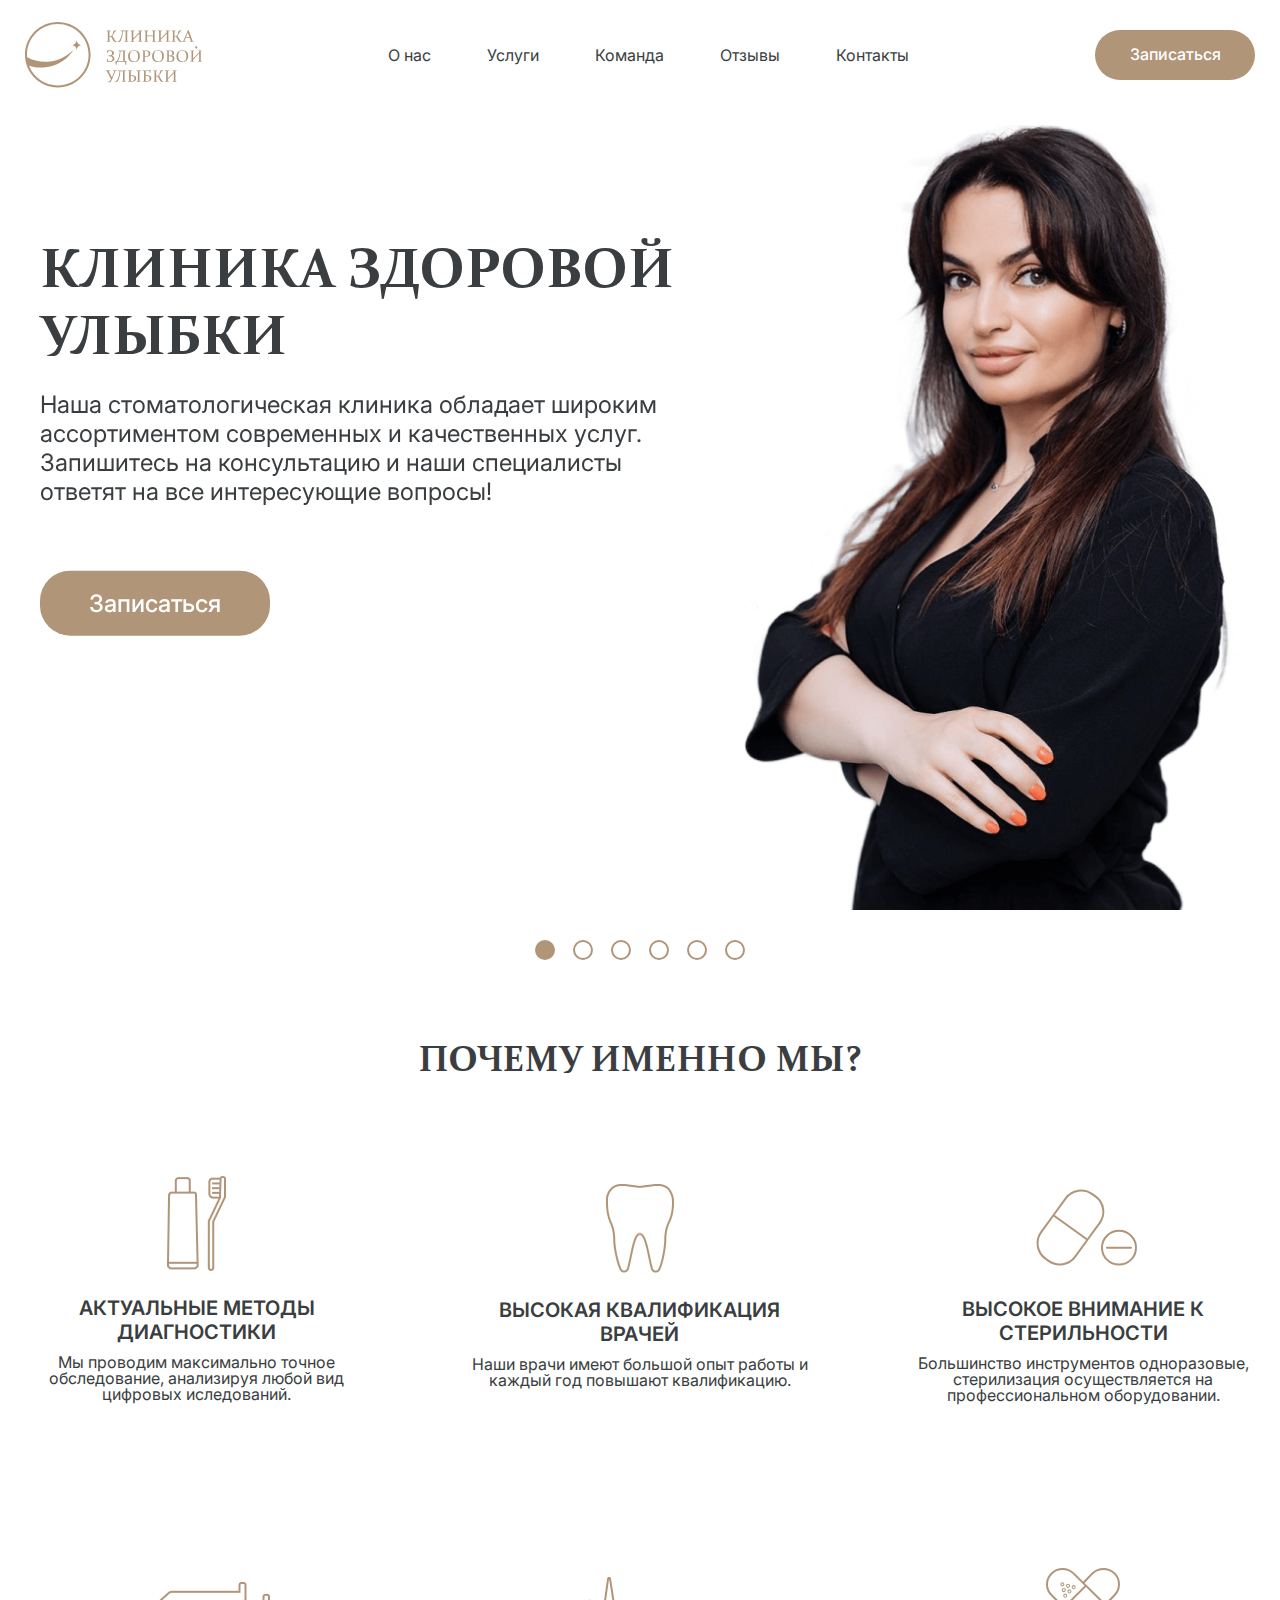
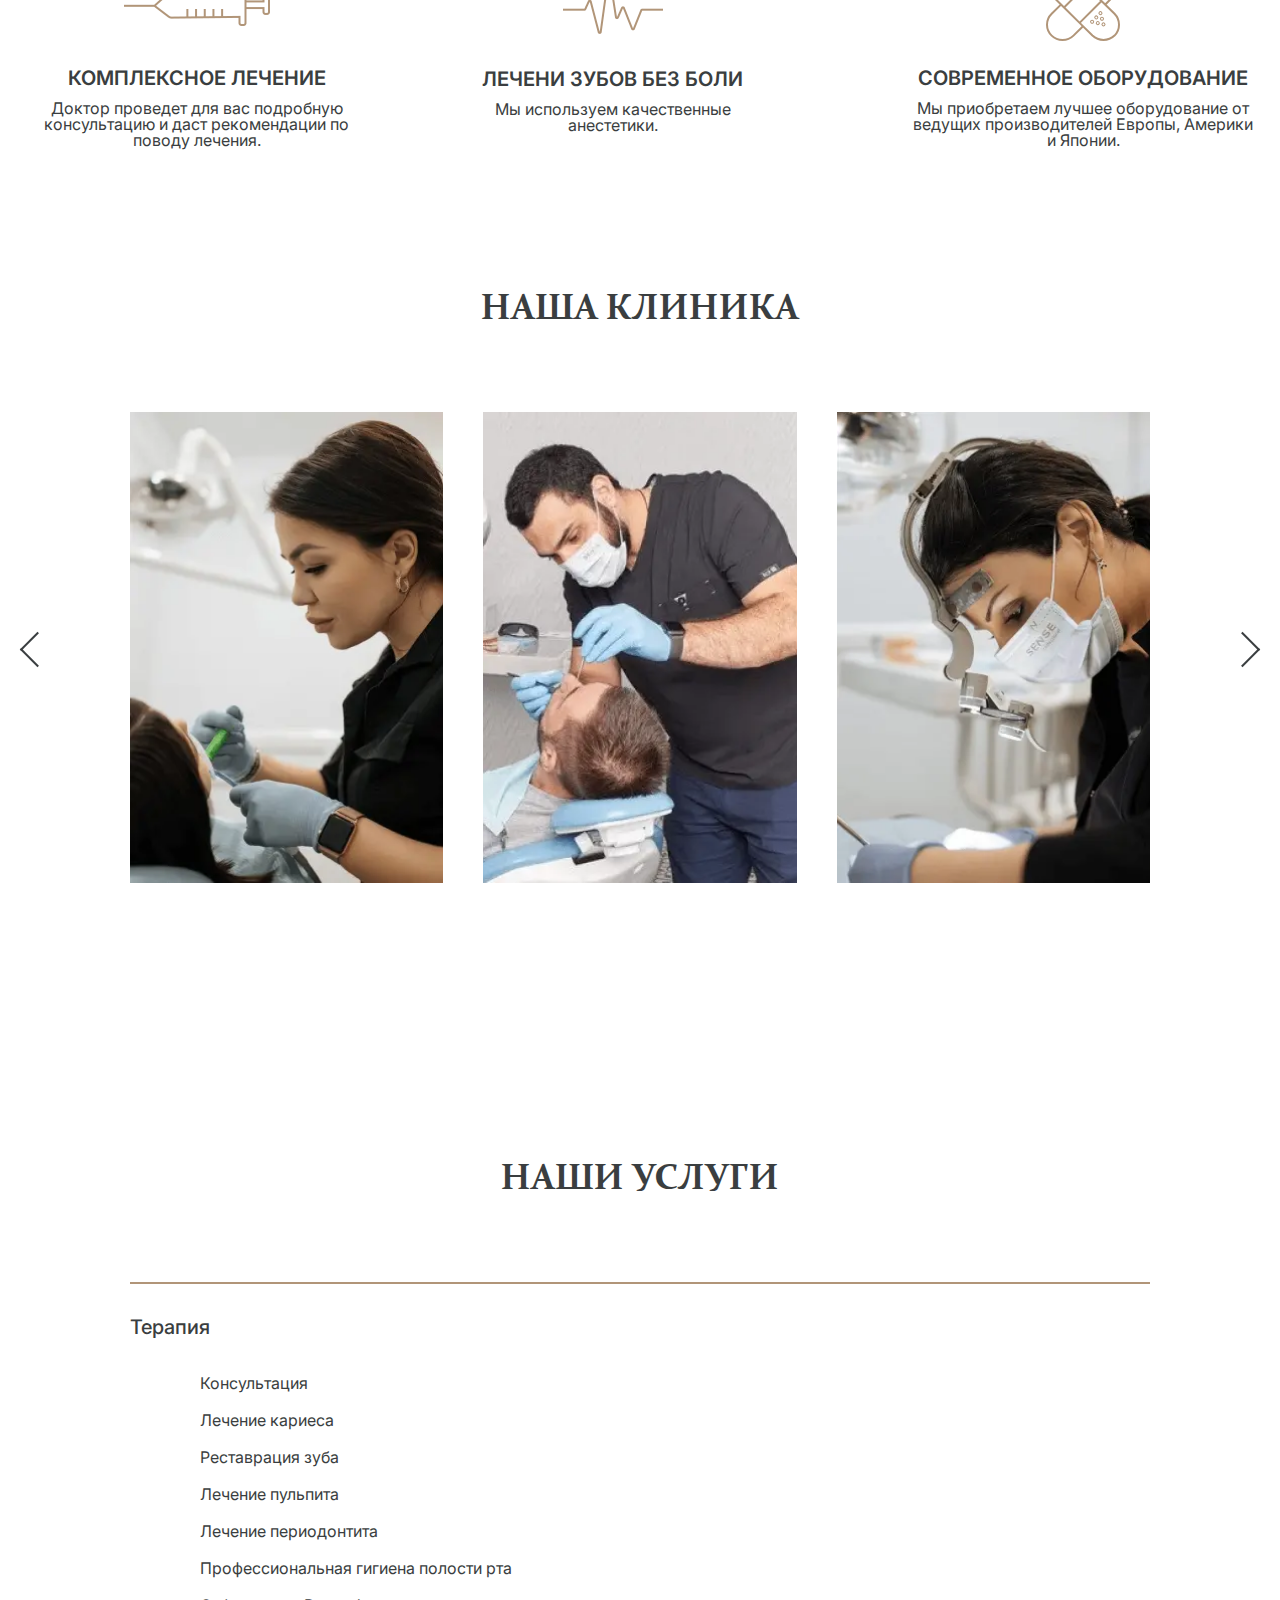
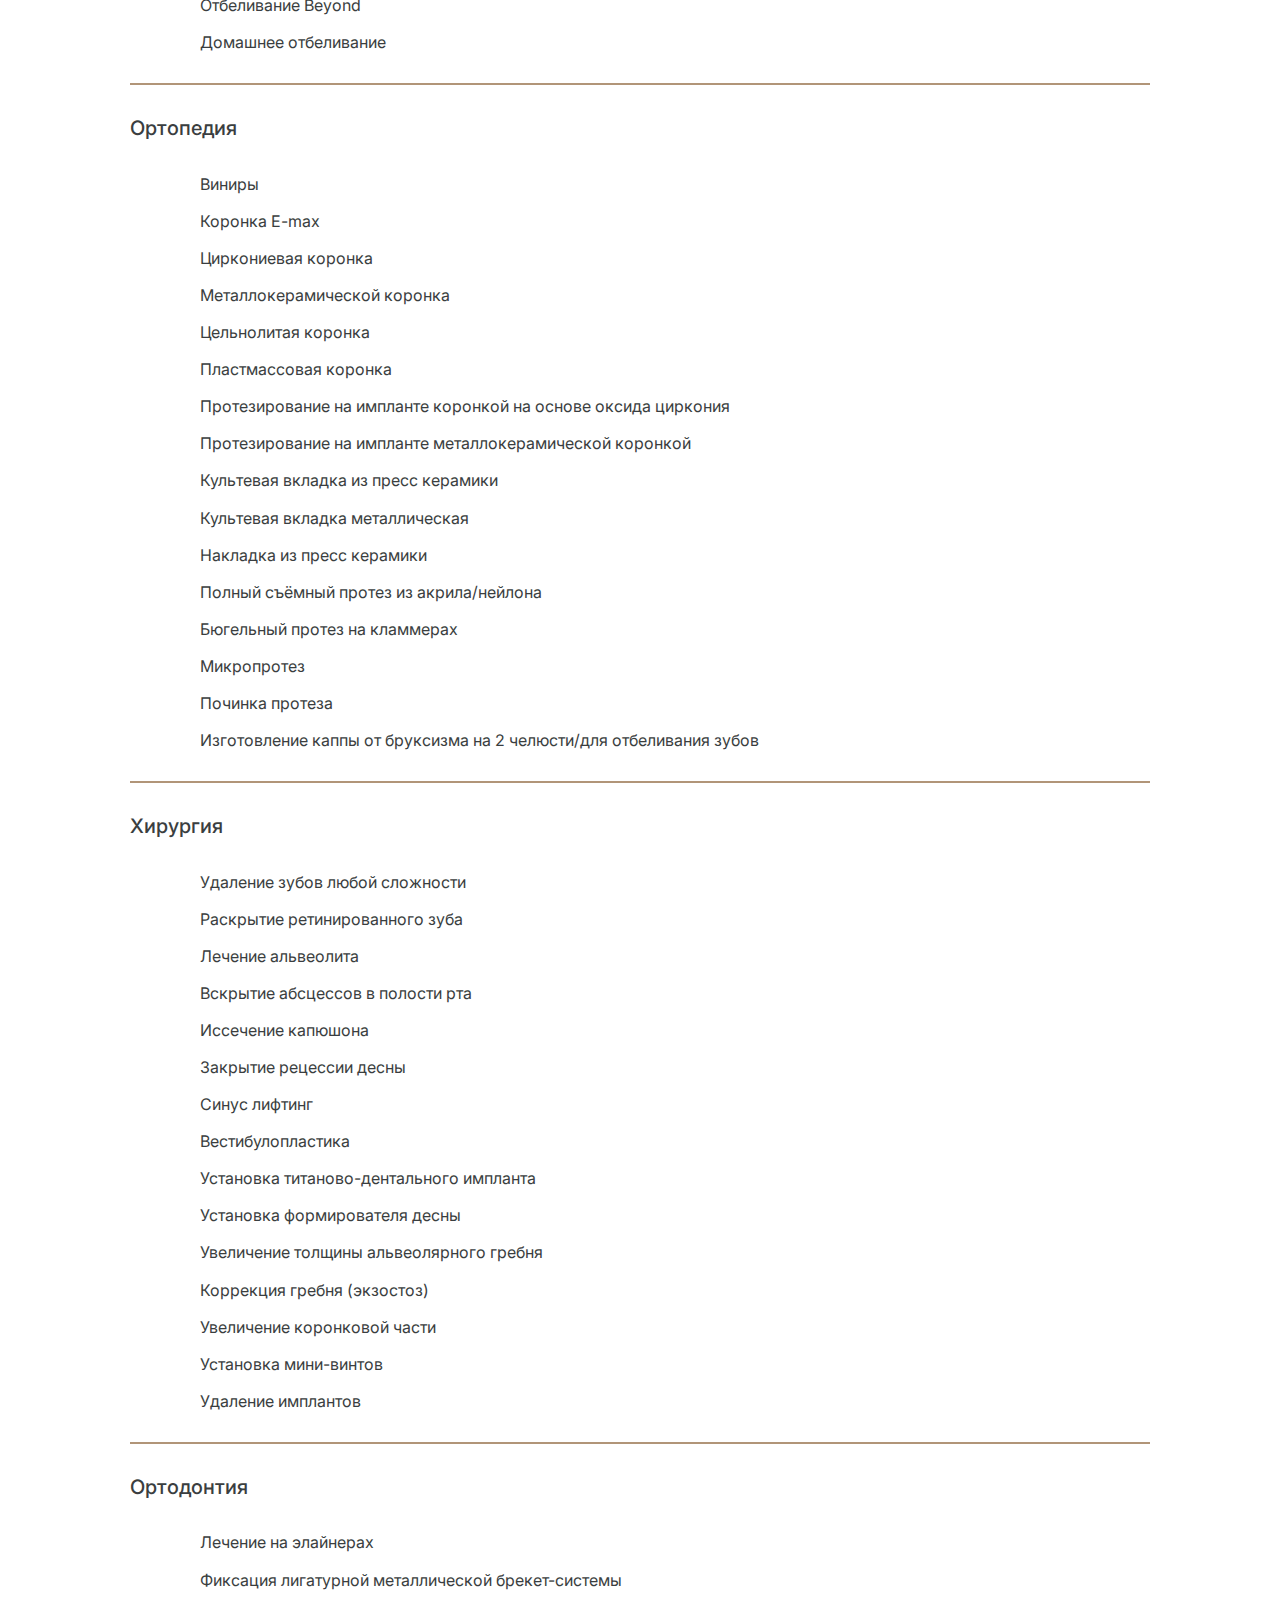
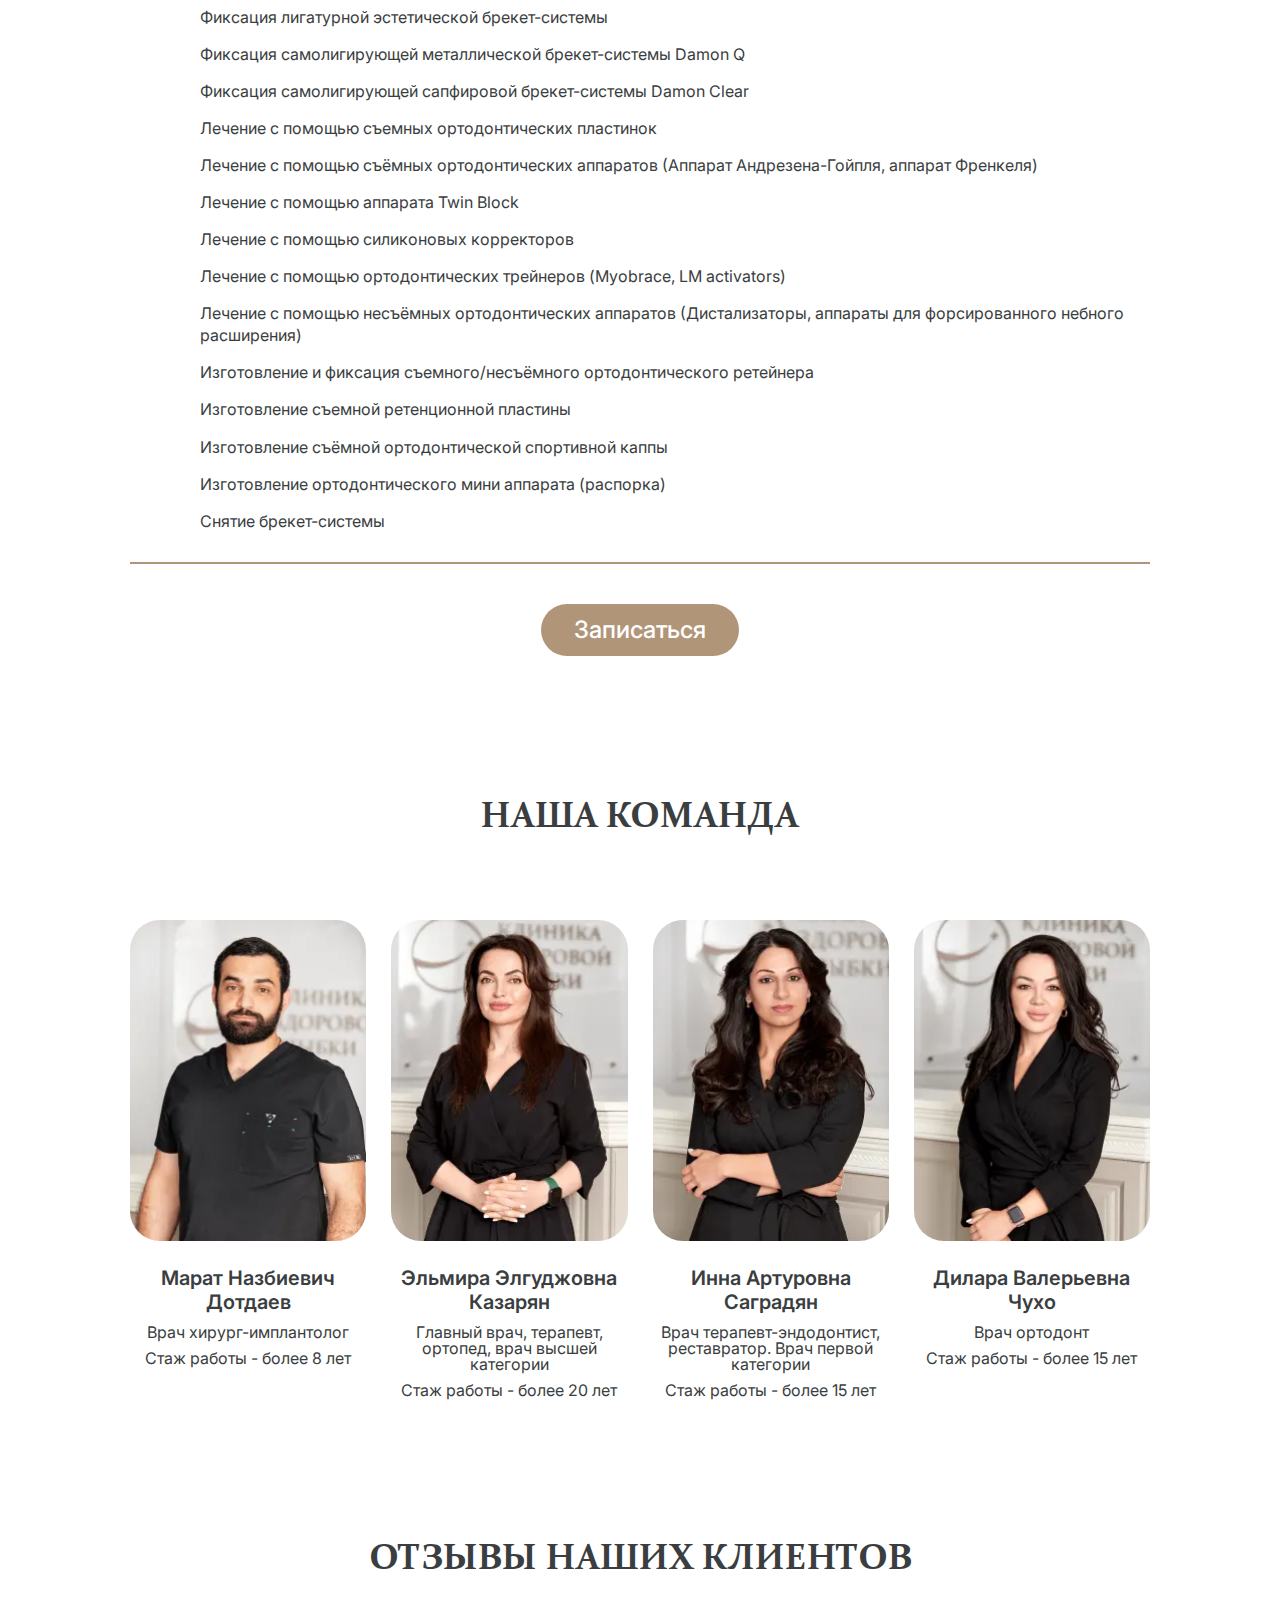
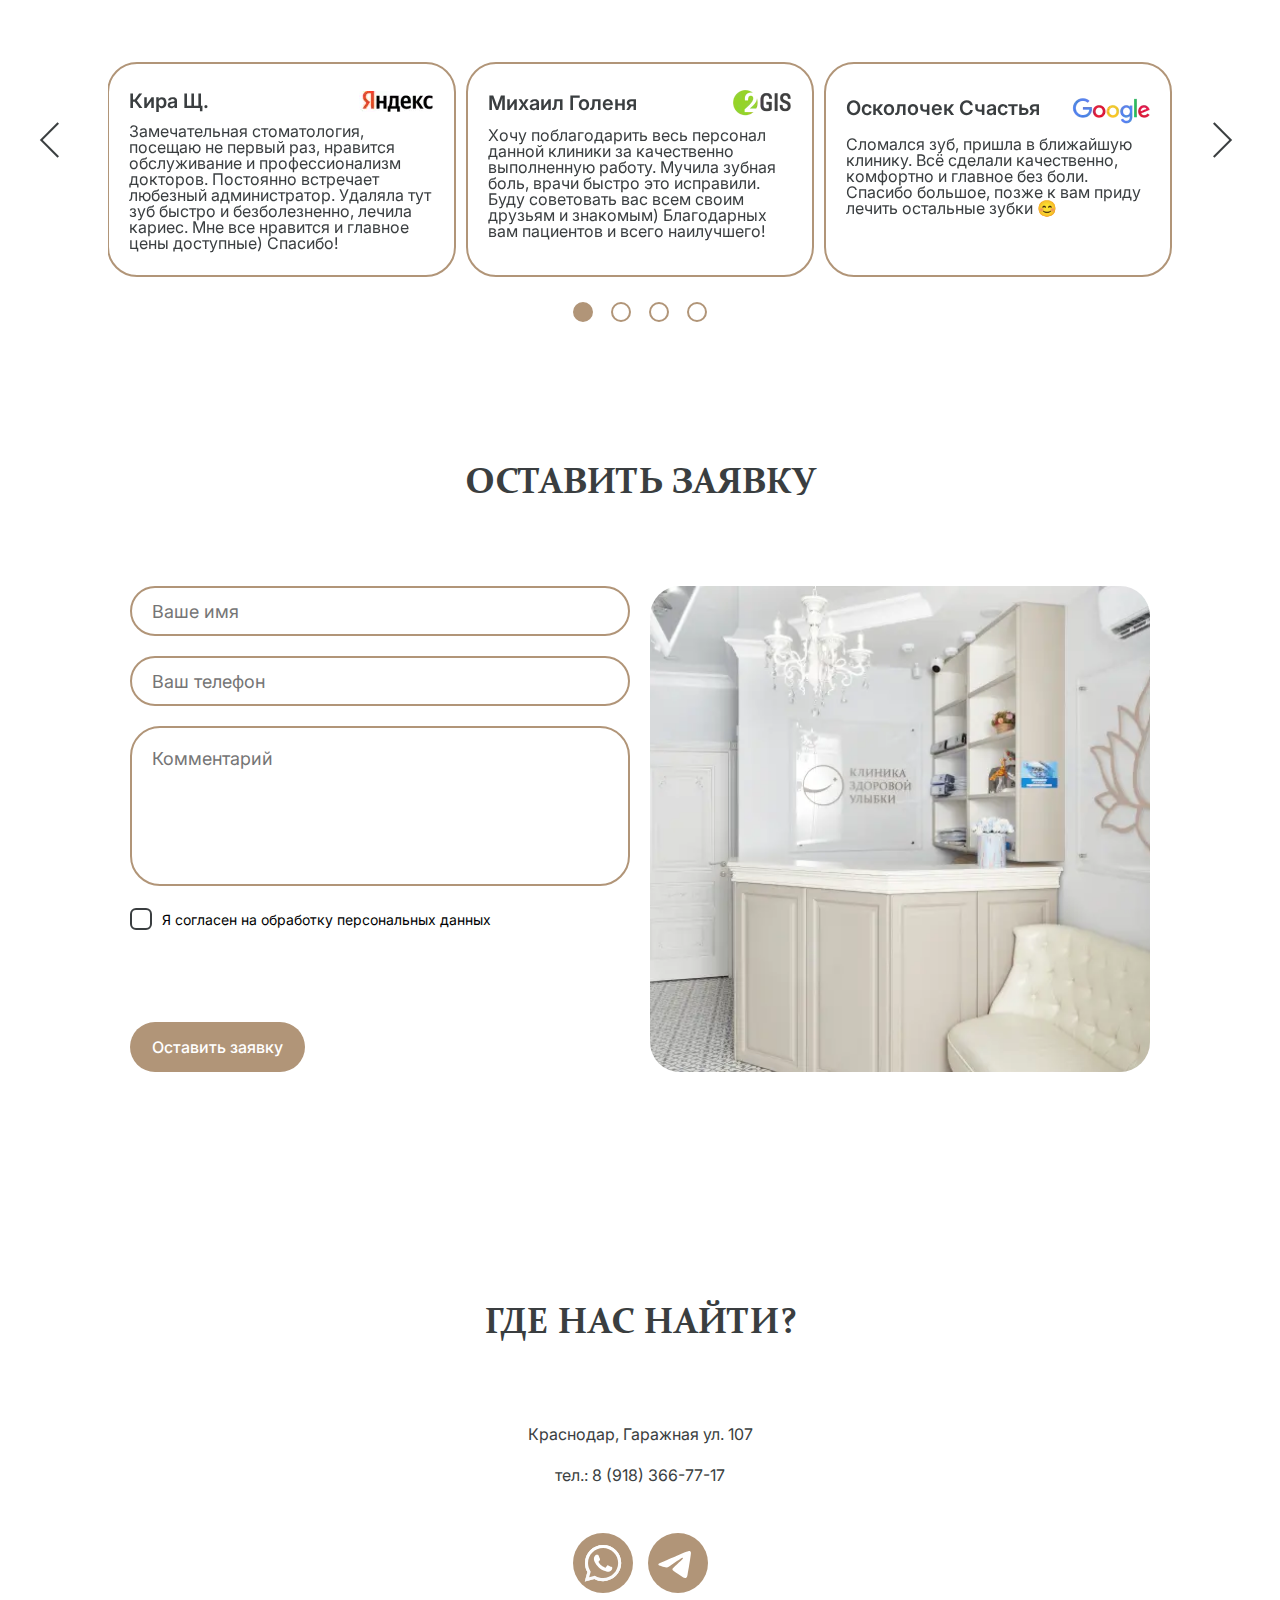
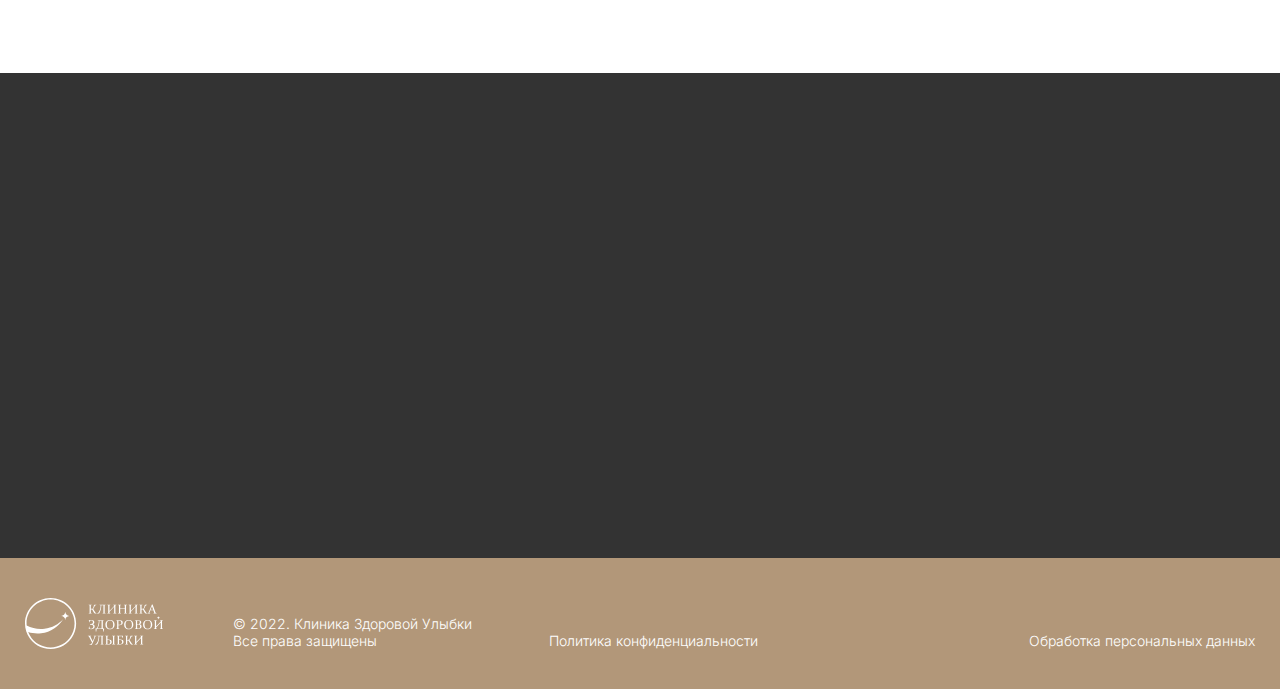
<file: docs/index.html>
<!DOCTYPE html>
<html lang="ru">

<head>
	<title>Главная</title>
	<meta charset="UTF-8" />
	<meta name="format-detection" content="telephone=no" />
	<!-- <style>body{opacity: 0;}</style> -->
	<link rel="stylesheet" href="css/style.min.css?_v=20230119190456" />
	<link rel="shortcut icon" href="favicon.ico" />
	<!-- <meta name="robots" content="noindex, nofollow"> -->
	<meta name="viewport" content="width=device-width, initial-scale=1, user-scalable=0" />
</head>

<body>
	<div class="wrapper">
		<header class="header">
			<div class="header__container">
				<div class="header__body">
					<a href="/" class="header__logo">
						<picture>
							<source srcset="img/logo-mobile.svg" media="(max-width: 768px)" />
							<source src="img/logo.svg" />
							<img src="img/logo.svg" alt="" />
						</picture>
					</a>

					<div class="header__menu menu">
						<nav class="menu__body">
							<ul class="menu__list">
								<li class="menu__item">
									<a href="#advantages" class="menu__link">О нас</a>
								</li>
								<li class="menu__item">
									<a href="#services" class="menu__link">Услуги</a>
								</li>
								<li class="menu__item">
									<a href="#team" class="menu__link">Команда</a>
								</li>
								<li class="menu__item">
									<a href="#reviews" class="menu__link">Отзывы</a>
								</li>
								<li class="menu__item">
									<a href="#contacts" class="menu__link">Контакты</a>
								</li>
							</ul>
						</nav>

						<button type="button" class="menu__icon icon-menu">
							<span></span>
						</button>
					</div>

					<div class="header__btn">
						<a href="#application" class="btn"> Записаться </a>
					</div>
				</div>
			</div>
		</header>

		<main class="page">
			<section id="main" class="main__slider slider-main">
				<div class="main__container">
					<div class="slider-main__slider">
						<div class="slider-main__swiper">
							<div class="slider-main__slide slide-main">
								<div class="slide-main__content">
									<div class="slider-main__container">
										<h1>клиника здоровой улыбки</h1>
										<p>
											Наша стоматологическая клиника обладает широким
											ассортиментом современных и качественных услуг.
											Запишитесь на консультацию и наши специалисты ответят на
											все интересующие вопросы!
										</p>
										<div class="slide-main__btn">
											<a href="#application" class="slide-btn btn">Записаться</a>
										</div>
									</div>
								</div>

								<div class="slide-main__image">
									<picture>
										<source src="img/main-slider/mobile/1.png" srcset="img/main-slider/mobile/1-2x.png 2x" media="(max-width: 992px)" />
										<source src="img/main-slider/1.png" srcset="img/main-slider/1-2x.png 2x" />
										<img src="img/main-slider/1.png" srcset="img/main-slider/1-2x.png 2x" alt="" />
									</picture>
								</div>
								<div class="slide-main__btn2">
									<a href="#application" class="slide-btn btn">Записаться</a>
								</div>
							</div>
							<div class="slider-main__slide slide-main">
								<div class="slide-main__content">
									<div class="slider-main__container">
										<h1 class="circle-price">
											установка <br />
											имплантов
										</h1>
										<p>Производство - Корея</p>
										<div class="slide-main__btn">
											<a href="#application" class="slide-btn btn">Записаться</a>
										</div>
									</div>
								</div>
								<div class="slide-main__image">
									<picture>
										<source src="img/main-slider/mobile/5.png" srcset="img/main-slider/mobile/5-2x.png 2x" media="(max-width: 992px)" />
										<source src="img/main-slider/5.png" srcset="img/main-slider/5-2x.png 2x" />
										<img src="img/main-slider/5.png" srcset="img/main-slider/5-2x.png 2x" alt="" />
									</picture>
								</div>
								<div class="slide-main__btn2">
									<a href="#application" class="slide-btn btn">Записаться</a>
								</div>
							</div>
							<div class="slider-main__slide slide-main">
								<div class="slide-main__content">
									<div class="slider-main__container">
										<h1 class="circle-prc">
											Оплата <br />
											в рассрочку
										</h1>
										<p>Производство - Корея</p>
										<div class="slide-main__btn">
											<a href="#application" class="slide-btn btn">Записаться</a>
										</div>
									</div>
								</div>
								<div class="slide-main__image mt10">
									<picture>
										<source src="img/main-slider/mobile/6.png" srcset="img/main-slider/mobile/6-2x.png 2x" media="(max-width: 992px)" />
										<source src="img/main-slider/6.png" srcset="img/main-slider/6-2x.png 2x" />
										<img src="img/main-slider/6.png" srcset="img/main-slider/6-2x.png 2x" alt="" />
									</picture>
								</div>
								<div class="slide-main__btn2">
									<a href="#application" class="slide-btn btn">Записаться</a>
								</div>
							</div>
							<div class="slider-main__slide slide-main">
								<div class="slide-main__content">
									<div class="slider-main__container">
										<h1>
											АКЦИЯ <span>-30%</span> <br />
											НА ПРОТЕЗИРОВАНИЕ
										</h1>
										<p>
											Металлокерамическая коронка всего за
											<span>6300 рублей.</span><br />
											Безметалловая коронка всего за
											<span>11900 рублей</span>.
										</p>

										<div class="slide-main__btn">
											<a href="#application" class="slide-btn btn">Записаться</a>
										</div>
									</div>
								</div>
								<div class="slide-main__image">
									<picture>
										<source src="img/main-slider/mobile/2.png" srcset="img/main-slider/mobile/2-2x.png 2x" media="(max-width: 992px)" />
										<source src="img/main-slider/2.png" srcset="img/main-slider/2-2x.png 2x" />
										<img src="img/main-slider/2.png" srcset="img/main-slider/2-2x.png 2x" alt="" />
									</picture>
								</div>
								<div class="slide-main__btn2">
									<a href="#application" class="slide-btn btn">Записаться</a>
								</div>
							</div>
							<div class="slider-main__slide slide-main">
								<div class="slide-main__content">
									<div class="slider-main__container">
										<h1>
											АКЦИЯ <span>-50%</span> <br />
											НА отбеливание
										</h1>
										<p>
											Самое безопасное отбеливание холодным светом Beyond
											Polus всего за <span>11500 рублей.</span>
										</p>
										<div class="slide-main__btn">
											<a href="#application" class="slide-btn btn">Записаться</a>
										</div>
									</div>
								</div>
								<div class="slide-main__image">
									<picture>
										<source src="img/main-slider/mobile/3.png" srcset="img/main-slider/mobile/3-2x.png 2x" media="(max-width: 992px)" />
										<source src="img/main-slider/3.png" srcset="img/main-slider/3-2x.png 2x" />
										<img src="img/main-slider/3.png" srcset="img/main-slider/3-2x.png 2x" alt="" />
									</picture>
								</div>
								<div class="slide-main__btn2">
									<a href="#application" class="slide-btn btn">Записаться</a>
								</div>
							</div>
							<div class="slider-main__slide slide-main slide4">
								<div class="slide-main__content">
									<div class="slider-main__container">
										<h2>Беcплатная консультация</h2>
										<h4>и скидка на профессиональную гигиену 50%</h4>
										<p>
											Комплексная гигиена полости рта всего за
											<span>1750 рублей.</span>
										</p>
										<div class="slide-main__btn">
											<a href="#application" class="slide-btn btn">Записаться</a>
										</div>
									</div>
								</div>
								<div class="slide-main__image">
									<picture>
										<source src="img/main-slider/mobile/4.png" srcset="img/main-slider/mobile/4-2x.png 2x" media="(max-width: 992px)" />
										<source src="img/main-slider/4.png" srcset="img/main-slider/4-2x.png 2x" />
										<img src="img/main-slider/4.png" srcset="img/main-slider/4-2x.png 2x" alt="" />
									</picture>
								</div>
								<div class="slide-main__btn2">
									<a href="#application" class="slide-btn btn">Записаться</a>
								</div>
							</div>
						</div>

						<div class="controll-main-block__dotts"></div>
					</div>
				</div>
			</section>

			<section id="advantages" class="advantages__page page-advantage">
				<div class="page-advantage__container">
					<div class="page-advantage__title">
						<h3>ПОЧЕМУ ИМЕННО МЫ?</h3>
					</div>
					<div class="page-advantage__body">
						<div class="page-advantage__item mt5">
							<picture>
								<source src="img/advantage/mobile/1.png" srcset="img/advantage/mobile/1-2x.png 2x" media="(max-width: 768px)" />
								<source src="img/advantage/1.png" srcset="img/advantage/1-2x.png 2x" />
								<img src="img/advantage/1.png" srcset="img/advantage/1-2x.png 2x" alt="" />
							</picture>
							<h5>актуальные методы диагностики</h5>
							<p>
								Мы проводим максимально точное обследование, анализируя любой
								вид цифровых иследований.
							</p>
						</div>
						<div class="page-advantage__item">
							<picture>
								<source src="img/advantage/mobile/2.png" srcset="img/advantage/mobile/2-2x.png 2x" media="(max-width: 768px)" />
								<source src="img/advantage/2.png" srcset="img/advantage/2-2x.png 2x" />
								<img src="img/advantage/2.png" srcset="img/advantage/2-2x.png 2x" alt="" />
							</picture>
							<h5>ВЫСОКАЯ КВАЛИФИКАЦИЯ ВРАЧЕЙ</h5>
							<p>
								Наши врачи имеют большой опыт работы и каждый год повышают
								квалификацию.
							</p>
						</div>
						<div class="page-advantage__item mt14">
							<picture>
								<source src="img/advantage/mobile/3.svg" media="(max-width: 768px)" />
								<source src="img/advantage/3.svg" />
								<img src="img/advantage/3.svg" alt="" />
							</picture>
							<h5>высокое внимание к стерильности</h5>
							<p>
								Большинство инструментов одноразовые, стерилизация
								осуществляется на профессиональном оборудовании.
							</p>
						</div>
						<div class="page-advantage__item mt15">
							<picture>
								<source src="img/advantage/mobile/4.png" srcset="img/advantage/mobile/4-2x.png 2x" media="(max-width: 768px)" />
								<source src="img/advantage/4.png" srcset="img/advantage/4-2x.png 2x" />
								<img src="img/advantage/4.png" srcset="img/advantage/4-2x.png 2x" alt="" />
							</picture>
							<h5>КОМПЛЕКСНОЕ ЛЕЧЕНИЕ</h5>
							<p>
								Доктор проведет для вас подробную консультацию и даст
								рекомендации по поводу лечения.
							</p>
						</div>
						<div class="page-advantage__item mw289">
							<picture>
								<source src="img/advantage/mobile/5.png" srcset="img/advantage/mobile/5-2x.png 2x" media="(max-width: 768px)" />
								<source src="img/advantage/5.png" srcset="img/advantage/5-2x.png 2x" />
								<img src="img/advantage/5.png" srcset="img/advantage/5-2x.png 2x" alt="" />
							</picture>
							<h5>Лечени зубов без боли</h5>
							<p>Мы используем качественные анестетики.</p>
						</div>
						<div class="page-advantage__item mt15">
							<picture>
								<source src="img/advantage/mobile/6.svg" media="(max-width: 768px)" />
								<source src="img/advantage/6.svg" />
								<img src="img/advantage/6.svg" alt="" />
							</picture>
							<h5>современное оборудование</h5>
							<p>
								Мы приобретаем лучшее оборудование от ведущих производителей
								Европы, Америки и Японии.
							</p>
						</div>
					</div>
				</div>
			</section>

			<section class="clinic__page page-clinic">
				<div class="clinic-title__container">
					<div class="page-clinic__title">
						<h3>НАША КЛИНИКА</h3>
					</div>
				</div>

				<div class="clinic-main__slider">
					<div class="page-clinic__container">
						<div class="clinic__slider">
							<div class="clinic__swiper">
								<div class="clinic__slide slide-clinic">
									<div class="slide-clinic__image-ibg">
										<picture><source srcset="img/clinic/1.webp, img/clinic/1-2x.webp 2x" type="image/webp"><img src="img/clinic/1.png" srcset="img/clinic/1-2x.png 2x" alt="" /></picture>
									</div>
								</div>
								<div class="clinic__slide slide-clinic">
									<div class="slide-clinic__image-ibg">
										<picture><source srcset="img/clinic/2.webp, img/clinic/2-2x.webp 2x" type="image/webp"><img src="img/clinic/2.png" srcset="img/clinic/2-2x.png 2x" alt="" /></picture>
									</div>
								</div>
								<div class="clinic__slide slide-clinic">
									<div class="slide-clinic__image-ibg">
										<picture><source srcset="img/clinic/3.webp, img/clinic/3-2x.webp 2x" type="image/webp"><img src="img/clinic/3.png" srcset="img/clinic/3-2x.png 2x" alt="" /></picture>
									</div>
								</div>
								<div class="clinic__slide slide-clinic">
									<div class="slide-clinic__image-ibg">
										<picture><source srcset="img/clinic/4.webp, img/clinic/4-2x.webp 2x" type="image/webp"><img src="img/clinic/4.png" srcset="img/clinic/4-2x.png 2x" alt="" /></picture>
									</div>
								</div>
								<div class="clinic__slide slide-clinic">
									<div class="slide-clinic__image-ibg">
										<picture><source srcset="img/clinic/5.webp, img/clinic/5-2x.webp 2x" type="image/webp"><img src="img/clinic/5.png" srcset="img/clinic/5-2x.png 2x" alt="" /></picture>
									</div>
								</div>
							</div>

							<div class="clinic__dotts"></div>
						</div>
					</div>

					<div class="clinic-title__container">
						<div class="slider-tips__arrows slider-arrows">
							<button class="slider-arrow slider-arrow_prev _icon-arrow-down"></button>
							<button class="slider-arrow slider-arrow_next _icon-arrow-down"></button>
						</div>
					</div>
				</div>
			</section>
			<section id="services" class="services-our our-services">
				<div class="our-services__container">
					<div class="our-services__title">
						<h3>НАШИ УСЛУГИ</h3>
					</div>

					<div data-spollers class="spollers">
						<div class="spollers__item">
							<button type="button" data-spoller class="spollers__title">
								Терапия
							</button>
							<div class="spollers__body">
								<ul>
									<li>Консультация</li>
									<li>Лечение кариеса</li>
									<li>Реставрация зуба</li>
									<li>Лечение пульпита</li>
									<li>Лечение периодонтита</li>
									<li>Профессиональная гигиена полости рта</li>
									<li>Отбеливание Beyond</li>
									<li>Домашнее отбеливание</li>
								</ul>
							</div>
						</div>
						<div class="spollers__item">
							<button type="button" data-spoller class="spollers__title">
								Ортопедия
							</button>
							<div class="spollers__body">
								<ul>
									<li>Виниры</li>
									<li>Коронка E-max</li>
									<li>Циркониевая коронка</li>
									<li>Металлокерамической коронка</li>
									<li>Цельнолитая коронка</li>
									<li>Пластмассовая коронка</li>
									<li>
										Протезирование на импланте коронкой на основе оксида
										циркония
									</li>
									<li>
										Протезирование на импланте металлокерамической коронкой
									</li>
									<li>Культевая вкладка из пресс керамики</li>
									<li>Культевая вкладка металлическая</li>
									<li>Накладка из пресс керамики</li>
									<li>Полный съёмный протез из акрила/нейлона</li>
									<li>Бюгельный протез на кламмерах</li>
									<li>Микропротез</li>
									<li>Починка протеза</li>
									<li>
										Изготовление каппы от бруксизма на 2 челюсти/для
										отбеливания зубов
									</li>
								</ul>
							</div>
						</div>
						<div class="spollers__item">
							<button type="button" data-spoller class="spollers__title">
								Хирургия
							</button>
							<div class="spollers__body">
								<ul>
									<li>Удаление зубов любой сложности</li>
									<li>Раскрытие ретинированного зуба</li>
									<li>Лечение альвеолита</li>
									<li>Вскрытие абсцессов в полости рта</li>
									<li>Иссечение капюшона</li>
									<li>Закрытие рецессии десны</li>
									<li>Синус лифтинг</li>
									<li>Вестибулопластика</li>
									<li>Установка титаново-дентального импланта</li>
									<li>Установка формирователя десны</li>
									<li>Увеличение толщины альвеолярного гребня</li>
									<li>Коррекция гребня (экзостоз)</li>
									<li>Увеличение коронковой части</li>
									<li>Установка мини-винтов</li>
									<li>Удаление имплантов</li>
								</ul>
							</div>
						</div>
						<div class="spollers__item">
							<button type="button" data-spoller class="spollers__title">
								Ортодонтия
							</button>
							<div class="spollers__body">
								<ul>
									<li>Лечение на элайнерах</li>
									<li>Фиксация лигатурной металлической брекет-системы</li>
									<li>Фиксация лигатурной эстетической брекет-системы</li>
									<li>
										Фиксация самолигирующей металлической брекет-системы Damon
										Q
									</li>
									<li>
										Фиксация самолигирующей сапфировой брекет-системы Damon
										Clear
									</li>
									<li>Лечение с помощью съемных ортодонтических пластинок</li>
									<li>
										Лечение с помощью съёмных ортодонтических аппаратов
										(Аппарат Андрезена-Гойпля, аппарат Френкеля)
									</li>
									<li>Лечение с помощью аппарата Twin Block</li>
									<li>Лечение с помощью силиконовых корректоров</li>
									<li>
										Лечение с помощью ортодонтических трейнеров (Myobrace, LM
										activators)
									</li>
									<li>
										Лечение с помощью несъёмных ортодонтических аппаратов
										(Дистализаторы, аппараты для форсированного небного
										расширения)
									</li>
									<li>
										Изготовление и фиксация съемного/несъёмного
										ортодонтического ретейнера
									</li>
									<li>Изготовление съемной ретенционной пластины</li>
									<li>
										Изготовление съёмной ортодонтической спортивной каппы
									</li>
									<li>
										Изготовление ортодонтического мини аппарата (распорка)
									</li>
									<li>Снятие брекет-системы</li>
								</ul>
							</div>
						</div>
					</div>

					<div class="our-services__btn">
						<a href="#application" class="btn"> Записаться </a>
					</div>
				</div>
			</section>
			<section id="team" class="team__our our-team">
				<div class="our-team__container">
					<div class="our-team__title">
						<h3>НАША КОМАНДА</h3>
					</div>

					<div class="our-team__body">
						<div class="our-team__card">
							<div class="our-team__image-ibg">
								<picture><source srcset="img/team/1.webp, img/team/1-2x.webp 2x" type="image/webp"><img src="img/team/1.png" srcset="img/team/1-2x.png 2x" alt="" /></picture>
							</div>
							<div class="our-team__info info-team">
								<h5>Марат Назбиевич Дотдаев</h5>
								<p>Врач хирург-имплантолог</p>
								<p>Стаж работы - более 8 лет</p>
							</div>
						</div>
						<div class="our-team__card">
							<div class="our-team__image-ibg">
								<picture><source srcset="img/team/2.webp, img/team/2-2x.webp 2x" type="image/webp"><img src="img/team/2.png" srcset="img/team/2-2x.png 2x" alt="" /></picture>
							</div>
							<div class="our-team__info info-team">
								<h5>Эльмира Элгуджовна Казарян</h5>
								<p>Главный врач, терапевт, ортопед, врач высшей категории</p>
								<p>Стаж работы - более 20 лет</p>
							</div>
						</div>
						<div class="our-team__card">
							<div class="our-team__image-ibg">
								<picture><source srcset="img/team/3.webp, img/team/3-2x.webp 2x" type="image/webp"><img src="img/team/3.png" srcset="img/team/3-2x.png 2x" alt="" /></picture>
							</div>
							<div class="our-team__info info-team">
								<h5>Инна Артуровна Саградян</h5>
								<p>
									Врач терапевт-эндодонтист, реставратор. Врач первой
									категории
								</p>
								<p>Стаж работы - более 15 лет</p>
							</div>
						</div>
						<div class="our-team__card">
							<div class="our-team__image-ibg">
								<picture><source srcset="img/team/4.webp, img/team/4-2x.webp 2x" type="image/webp"><img src="img/team/4.png" srcset="img/team/4-2x.png 2x" alt="" /></picture>
							</div>
							<div class="our-team__info info-team">
								<h5>Дилара Валерьевна Чухо</h5>
								<p>Врач ортодонт</p>
								<p>Стаж работы - более 15 лет</p>
							</div>
						</div>
					</div>
				</div>
			</section>
			<section id="reviews" class="reviews__customer customer-reviews">
				<div class="customer-reviews__container">
					<div class="customer-reviews__title">
						<h3>отзывы наших клиентов</h3>
					</div>

					<div class="customer-reviews__reviews reviews">
						<div class="reviews__container">
							<div class="reviews__slider">
								<div class="reviews__swiper">
									<a href="https://yandex.ru/maps/-/CCUVI6D2TC" target="_blank" class="reviews__slide">
										<div class="reviews__body">
											<div class="reviews__header">
												<span>Кира Щ.</span>

												<picture><source srcset="img/reviews/yandex.webp, img/reviews/yandex-2x.webp 2x" type="image/webp"><img src="img/reviews/yandex.png" srcset="img/reviews/yandex-2x.png 2x" alt="" /></picture>
											</div>
											<div class="reviews__content">
												Замечательная стоматология, посещаю не первый раз,
												нравится обслуживание и профессионализм докторов.
												Постоянно встречает любезный администратор. Удаляла
												тут зуб быстро и безболезненно, лечила кариес. Мне все
												нравится и главное цены доступные) Спасибо!
											</div>
										</div>
									</a>
									<a href="https://go.2gis.com/42yem" target="_blank" class="reviews__slide">
										<div class="reviews__body">
											<div class="reviews__header">
												<span>Михаил Голеня</span>

												<picture><source srcset="img/reviews/2gis.webp, img/reviews/2gis-2x.webp 2x" type="image/webp"><img src="img/reviews/2gis.png" srcset="img/reviews/2gis-2x.png 2x" alt="" /></picture>
											</div>
											<div class="reviews__content">
												Хочу поблагодарить весь персонал данной клиники за
												качественно выполненную работу. Мучила зубная боль,
												врачи быстро это исправили. Буду советовать вас всем
												своим друзьям и знакомым) Благодарных вам пациентов и
												всего наилучшего!
											</div>
										</div>
									</a>
									<a href="https://goo.gl/maps/LWQs4YGGjzGooqHY6" target="_blank" class="reviews__slide">
										<div class="reviews__body">
											<div class="reviews__header">
												<span>Осколочек Счастья</span>

												<picture><source srcset="img/reviews/google.webp, img/reviews/google-2x.webp 2x" type="image/webp"><img src="img/reviews/google.png" srcset="img/reviews/google-2x.png 2x" alt="" /></picture>
											</div>
											<div class="reviews__content">
												Сломался зуб, пришла в ближайшую клинику. Всё сделали
												качественно, комфортно и главное без боли. Спасибо
												большое, позже к вам приду лечить остальные зубки 😊
											</div>
										</div>
									</a>

									<a href="https://go.2gis.com/42yem" target="_blank" class="reviews__slide">
										<div class="reviews__body">
											<div class="reviews__header">
												<span>Алена Смирнова</span>

												<picture><source srcset="img/reviews/2gis.webp, img/reviews/2gis-2x.webp 2x" type="image/webp"><img src="img/reviews/2gis.png" srcset="img/reviews/2gis-2x.png 2x" alt="" /></picture>
											</div>
											<div class="reviews__content">
												Замечательная клиника, отзывчивый и дружелюбный
												персонал. А самое важное - вылечили все проблемные
												зубы. Сделали гигиену и отбеливание. Очень довольна
												своей улыбкой. Спасибо!
											</div>
										</div>
									</a>
									<a href="https://yandex.ru/maps/-/CCUVI6D2TC" target="_blank" class="reviews__slide">
										<div class="reviews__body">
											<div class="reviews__header">
												<span>Mariia S.</span>

												<picture><source srcset="img/reviews/yandex.webp, img/reviews/yandex-2x.webp 2x" type="image/webp"><img src="img/reviews/yandex.png" srcset="img/reviews/yandex-2x.png 2x" alt="" /></picture>
											</div>
											<div class="reviews__content">
												Определённо, одна из лучших клиник города, персонал
												очень грамотный и профессиональный. Особенно
												порадовало внимательное отношение к клиенту, атмосфера
												и чистота. Специалисты работают на высшем уровне.
											</div>
										</div>
									</a>
									<a href="https://goo.gl/maps/LWQs4YGGjzGooqHY6" target="_blank" class="reviews__slide">
										<div class="reviews__body">
											<div class="reviews__header">
												<span>Артём Орлов</span>

												<picture><source srcset="img/reviews/google.webp, img/reviews/google-2x.webp 2x" type="image/webp"><img src="img/reviews/google.png" srcset="img/reviews/google-2x.png 2x" alt="" /></picture>
											</div>
											<div class="reviews__content">
												Был проездом в Краснодаре, разболелся зуб. Знакомые
												посоветовали данную клинику. Спасибо сотрудникам за
												оперативность, выявили быстро причину и вылечили зуб.
												Советую
											</div>
										</div>
									</a>

									<a href="https://yandex.ru/maps/-/CCUVI6D2TC" target="_blank" class="reviews__slide">
										<div class="reviews__body">
											<div class="reviews__header">
												<span>Дмитрий В.</span>

												<picture><source srcset="img/reviews/yandex.webp, img/reviews/yandex-2x.webp 2x" type="image/webp"><img src="img/reviews/yandex.png" srcset="img/reviews/yandex-2x.png 2x" alt="" /></picture>
											</div>
											<div class="reviews__content">
												Весьма понравилась клиника, чуткие прекрасные
												специалисты. Я впервые был у стоматолога. Требовалось
												удаление зуба мудрости. Было некомфортно по началу. А
												оказалось все здорово, почти ничего не почувствовал. А
												главное теперь не мучаюсь с болью
											</div>
										</div>
									</a>
									<a href="https://goo.gl/maps/LWQs4YGGjzGooqHY6" target="_blank" class="reviews__slide">
										<div class="reviews__body">
											<div class="reviews__header">
												<span>Виола Панченко</span>

												<picture><source srcset="img/reviews/google.webp, img/reviews/google-2x.webp 2x" type="image/webp"><img src="img/reviews/google.png" srcset="img/reviews/google-2x.png 2x" alt="" /></picture>
											</div>
											<div class="reviews__content">
												Хочу выразить огромную благодарность Эльмире
												Элгуджовне! Который раз прихожу лечить зубы и всё
												проходит безупречно!!! Я в восторге))))
											</div>
										</div>
									</a>
									<a href="https://go.2gis.com/42yem" target="_blank" class="reviews__slide">
										<div class="reviews__body">
											<div class="reviews__header">
												<span>Антяун Конфентяун</span>

												<picture><source srcset="img/reviews/2gis.webp, img/reviews/2gis-2x.webp 2x" type="image/webp"><img src="img/reviews/2gis.png" srcset="img/reviews/2gis-2x.png 2x" alt="" /></picture>
											</div>
											<div class="reviews__content">
												Одна из лучших стоматологий в городе. Доступные цены и
												услуги, качественно выполняются. Хочу поблагодарить
												руководство за то, что так идеально выстроили систему
												сервиса, следят за уровнем лечения. Каждый пациент
												получает должное внимание.
											</div>
										</div>
									</a>

									<a href="https://yandex.ru/maps/-/CCUVI6D2TC" target="_blank" class="reviews__slide">
										<div class="reviews__body">
											<div class="reviews__header">
												<span>Лёша А.</span>

												<picture><source srcset="img/reviews/yandex.webp, img/reviews/yandex-2x.webp 2x" type="image/webp"><img src="img/reviews/yandex.png" srcset="img/reviews/yandex-2x.png 2x" alt="" /></picture>
											</div>
											<div class="reviews__content">
												Отзыв лично доктору Эльмире, второй раз лечу у нее
												зубы, второй раз безумно довольна. Боялась безумно, но
												в процессе лечения уснула, как это не удивительно. На
												столько в ее руках стало спокойно. Доктор, спасибо за
												ваш перфекционизм в работе.
											</div>
										</div>
									</a>
									<a href="https://goo.gl/maps/LWQs4YGGjzGooqHY6" target="_blank" class="reviews__slide">
										<div class="reviews__body">
											<div class="reviews__header">
												<span>Ярик Мясников</span>

												<picture><source srcset="img/reviews/google.webp, img/reviews/google-2x.webp 2x" type="image/webp"><img src="img/reviews/google.png" srcset="img/reviews/google-2x.png 2x" alt="" /></picture>
											</div>
											<div class="reviews__content">
												Проходил в данной клинике лечение зуба. Работники
												вежливые и внимательные. Прием начался вовремя.
												Стоматолог сделал все быстро и без боли. Спасибо,
												рекомендую
											</div>
										</div>
									</a>
									<a href="https://go.2gis.com/42yem" target="_blank" class="reviews__slide">
										<div class="reviews__body">
											<div class="reviews__header">
												<span>Александр Иванов</span>

												<picture><source srcset="img/reviews/2gis.webp, img/reviews/2gis-2x.webp 2x" type="image/webp"><img src="img/reviews/2gis.png" srcset="img/reviews/2gis-2x.png 2x" alt="" /></picture>
											</div>
											<div class="reviews__content">
												Отличная клиника, доброжелательный персонал,
												граммотные доктора, несколько дней болел зуб, решился
												лечить, хоть и боялся очень. Быстро и качественно
												полечили зуб, а главное не больно! Огромное спасибо
												докторам клиники!
											</div>
										</div>
									</a>
								</div>

								<div class="reviews__dotts"></div>

								<div class="controll-main-block__fraction fraction-controll">
									<span class="fraction-controll__current">1</span> /
									<span class="fraction-controll__all">0</span>
								</div>
							</div>
						</div>

						<div class="customer-reviews2__container">
							<div class="slider-tips__arrows2 slider-arrows2">
								<button class="slider-arrow slider-arrow_prev2"></button>
								<button class="slider-arrow slider-arrow_next2"></button>
							</div>
						</div>
					</div>
				</div>
			</section>
			<section id="application" class="application__page page-application">
				<div class="page-application__container">
					<div class="page-application__title">
						<h3>оставить заявку</h3>
					</div>

					<div class="page-application__content">
						<div class="page-application__form">
							<form data-dev data-popup-message="#popup" class="form" method="post" action="files/telegram.php">
								<div class="form__body">
									<div class="form__inpts">
										<input id="formInp1" autocomplete="off" type="text" name="name" user-scalable="0" data-required="text" data-error="" placeholder="Ваше имя" class="form__inp input js-input" data-placeholder="Ваше имя" />

										<input id="formInp2" autocomplete="off" type="tel" name="phone" data-required="number" data-error="" placeholder="Ваш телефон" class="form__inp input js-input" inputmode="text" data-placeholder="Ваш телефон" />
										<textarea autocomplete="off" type="text" name="message" rows="5" data-required="text" data-error="" placeholder="Комментарий" class="form-sending__input form-sending__message"></textarea>
									</div>

									<div class="form__approval">
										<input id="form__c1" data-error="" class="checkbox__input js-input-checkbox" type="checkbox" value="1" data-required="" name="form[]" />

										<label for="form__c1" class="checkbox__label">
											<span class="checkbox__text">Я согласен на обработку персональных данных</span>
										</label>
									</div>

									<button type="submit" class="form__button btn">
										Оставить заявку
									</button>
								</div>
							</form>
						</div>
						<div class="application__image-ibg">
							<picture><source srcset="img/application/1.webp, img/application/1-2x.webp 2x" type="image/webp"><img src="img/application/1.png" srcset="img/application/1-2x.png 2x" alt="" /></picture>
						</div>
					</div>
				</div>
			</section>
			<section id="contacts" class="address__page page-address">
				<div class="page-address__container">
					<div class="page-address__title">
						<h3>где нас найти?</h3>
					</div>

					<div class="page-address__content">
						<p>Краснодар, Гаражная ул. 107</p>
						<p>тел.: <a href="tel:89628838333">8 (918) 366-77-17</a></p>
					</div>

					<div class="page-address__seti">
						<a class="ws" href="https://wapp.click/79183667717" target="_blank">
						</a>
						<a class="tg" href="#main"> </a>
					</div>
				</div>
			</section>
		</main>
		<footer class="footer">
			<div class="footer__map map-footer">
				<div id="map-test" class="map"></div>
			</div>
			<div class="footer__body">
				<div class="footer__container">
					<div class="footer__content">
						<div class="footer__main">
							<a href="/" class="footer__logo">
								<picture>
									<source srcset="img/footer-logoMobile.svg" media="(max-width: 768px)" />
									<source src="img/footer-logo.svg" />
									<img src="img/footer-logo.svg" alt="" />
								</picture>
							</a>
							<span>© 2022. Клиника Здоровой Улыбки <br />
								Все права защищены</span>
						</div>

						<div class="footer__info">
							<a href="files/privacy.docx">Политика конфиденциальности</a>
							<a href="files/processing.docx">Обработка персональных данных</a>
						</div>
					</div>
				</div>
			</div>
		</footer>

	</div>
	<script src="https://api-maps.yandex.ru/2.1/?apikey=ваш API-ключ&lang=ru_RU&_v=20230119190456"></script>
	<div id="popup" aria-hidden="true" class="popup">
		<div class="popup__wrapper">
			<div class="popup__content">
				<button data-close type="button" class="popup__close">
					<picture><source srcset="img/close.webp" type="image/webp"><img src="img/close.png" alt="" /></picture>
				</button>
				<div class="popup__text">
					<img src="img/successfully.svg" alt="" />
					<p>Ваша заявка успешно отправлена!</p>
				</div>
			</div>
		</div>
	</div>
	<script src="js/app.min.js?_v=20230119190456"></script>
</body>

</html>
</file>
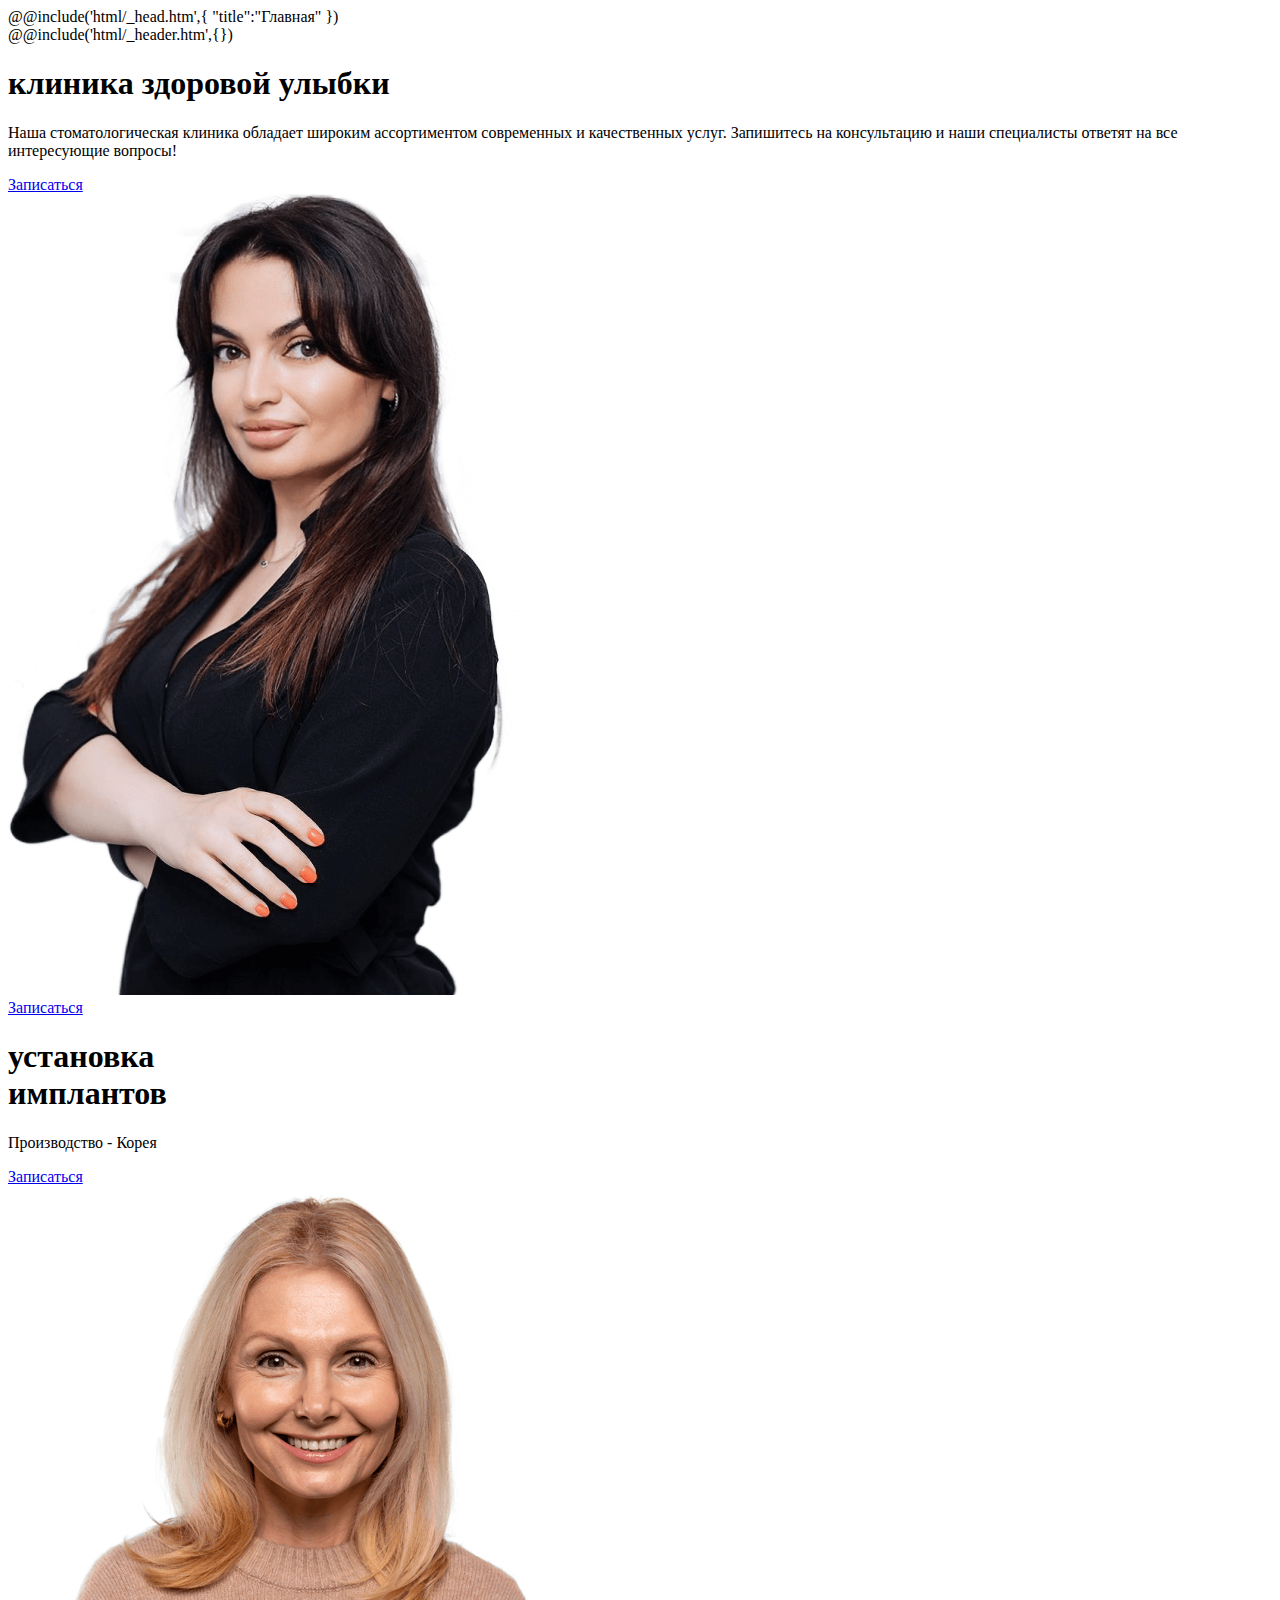
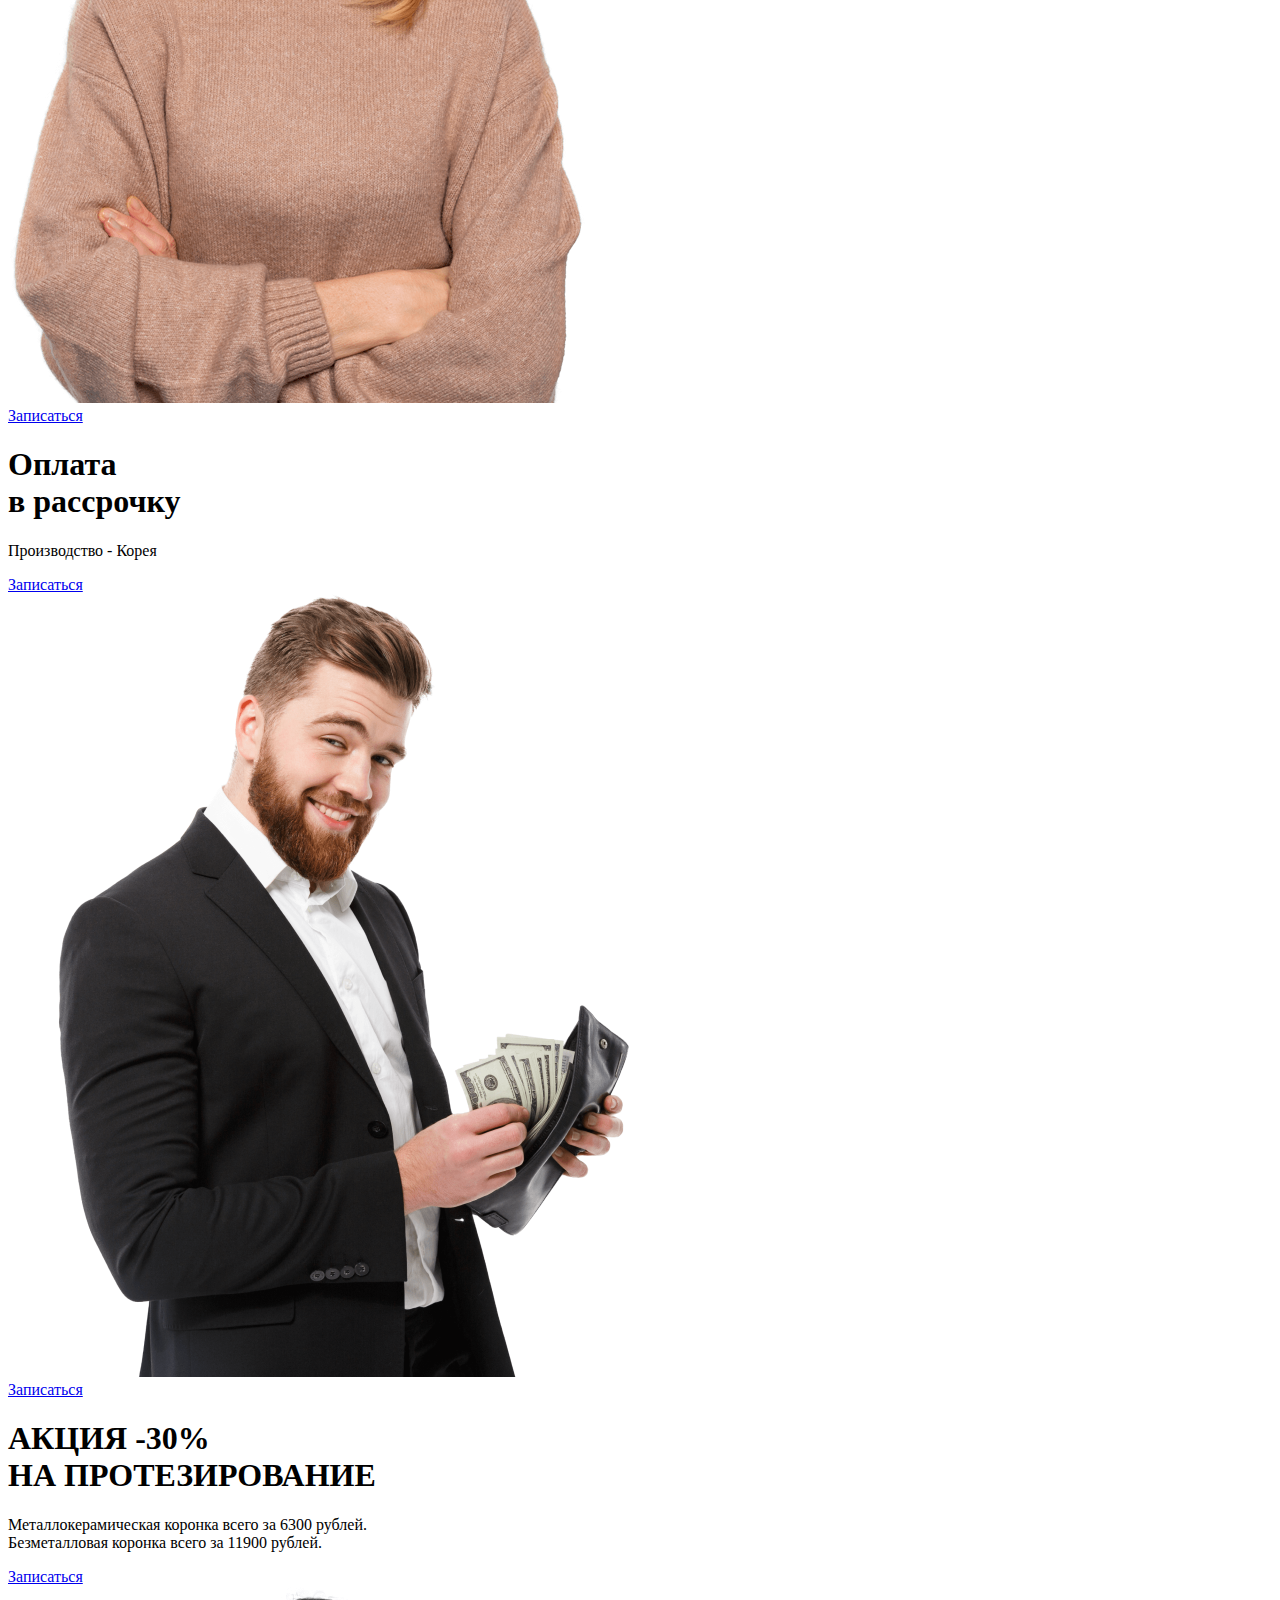
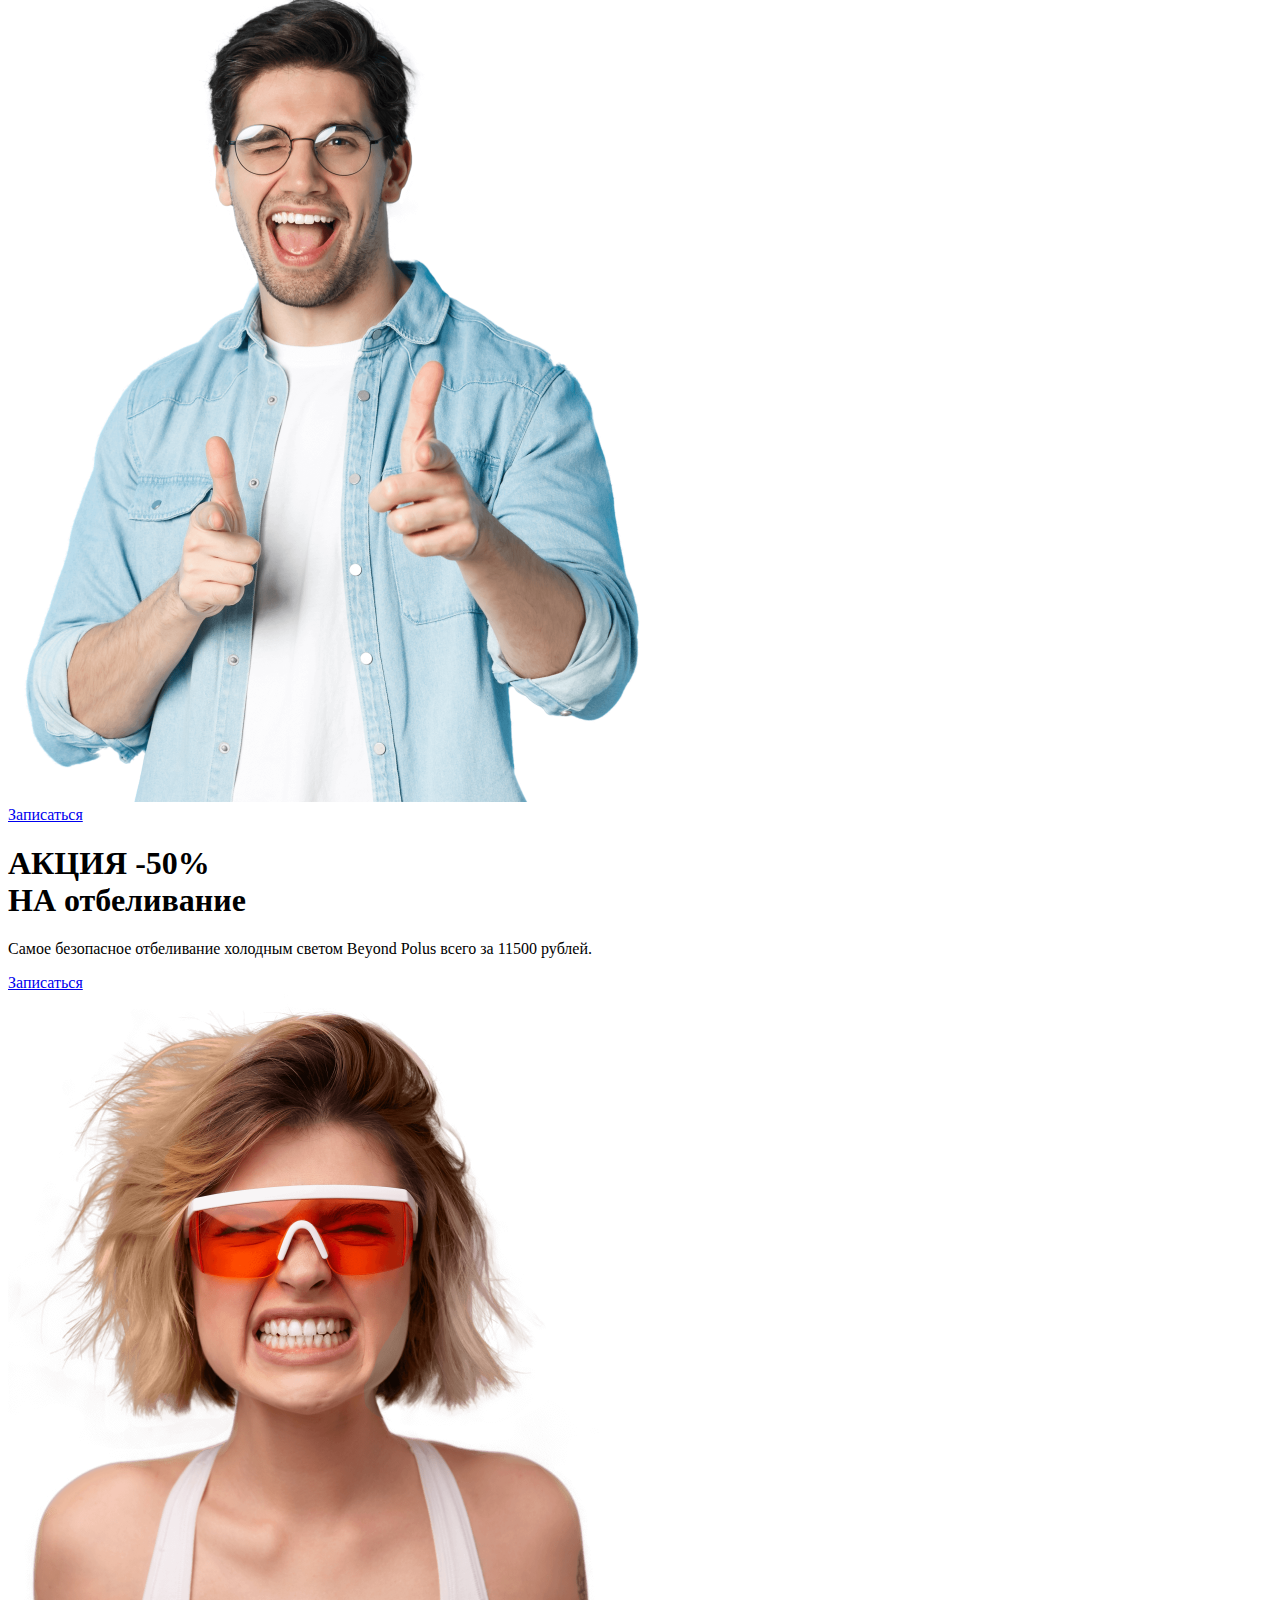
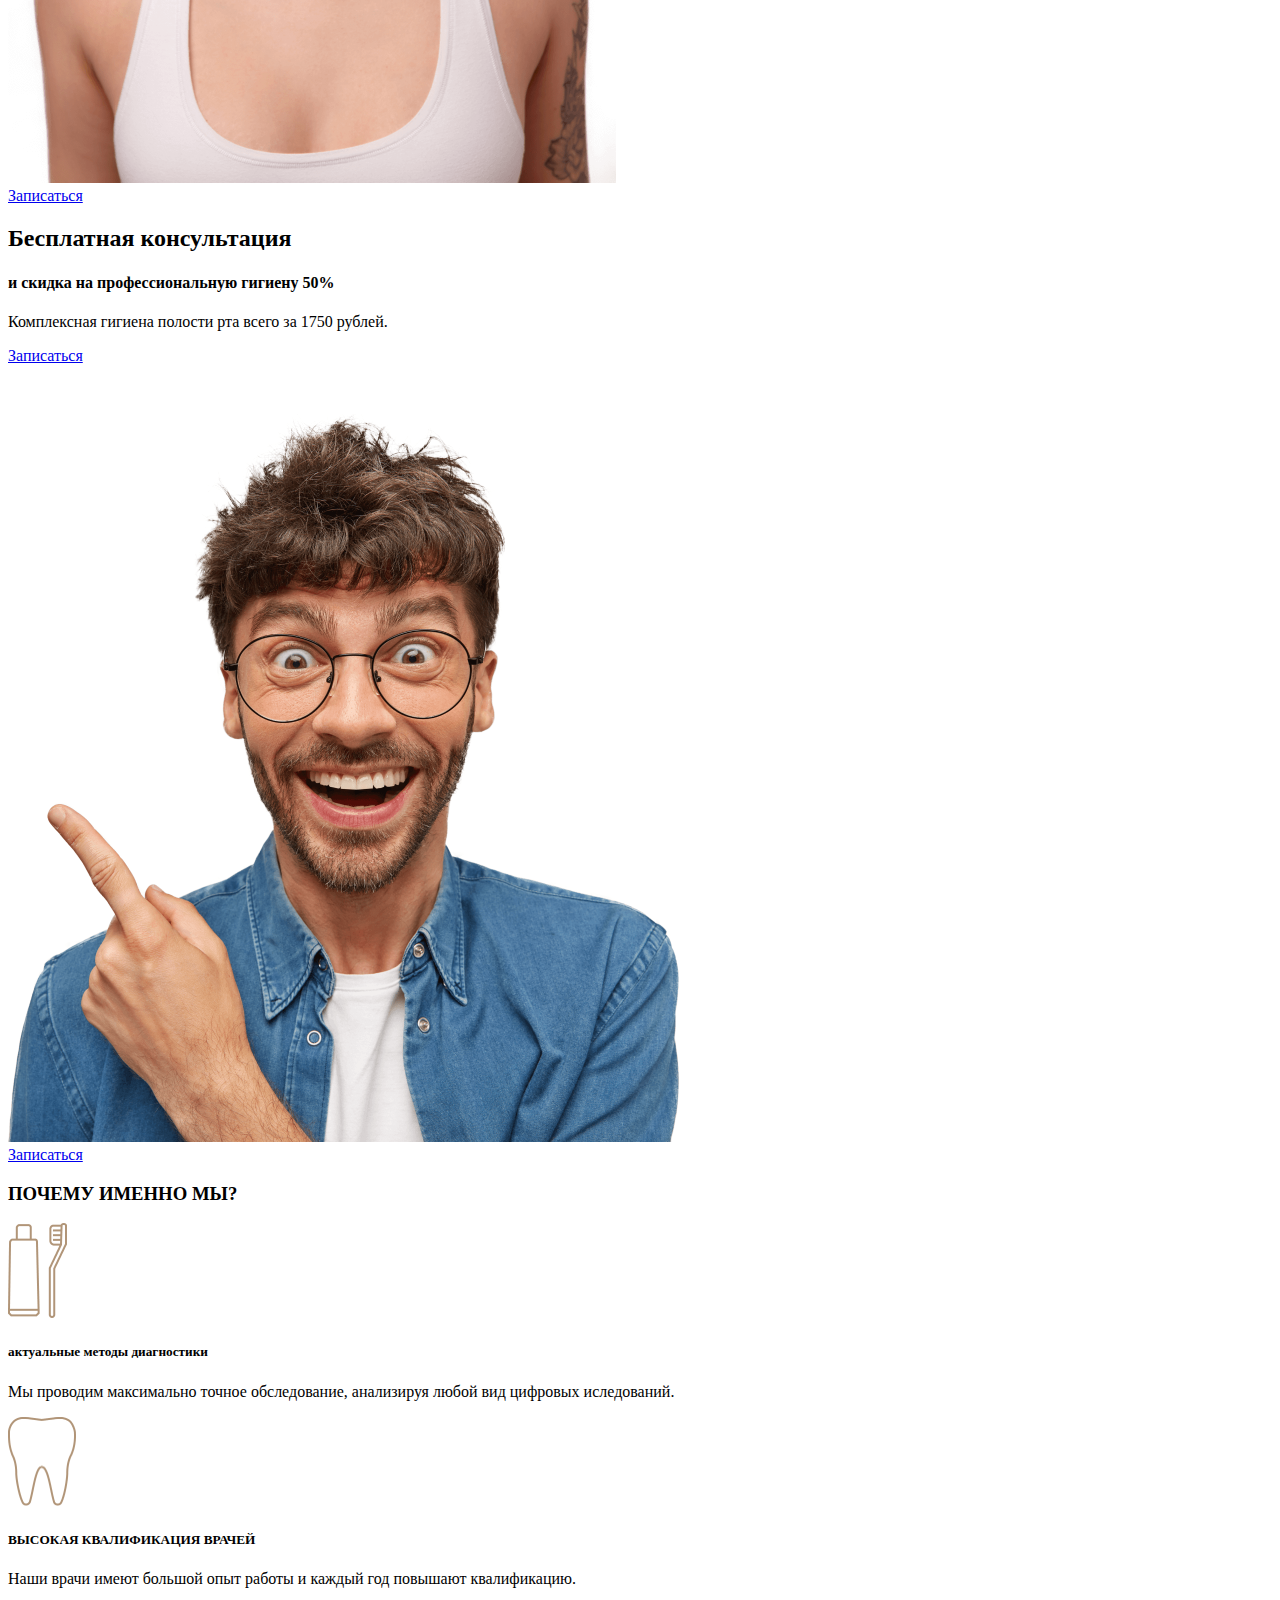
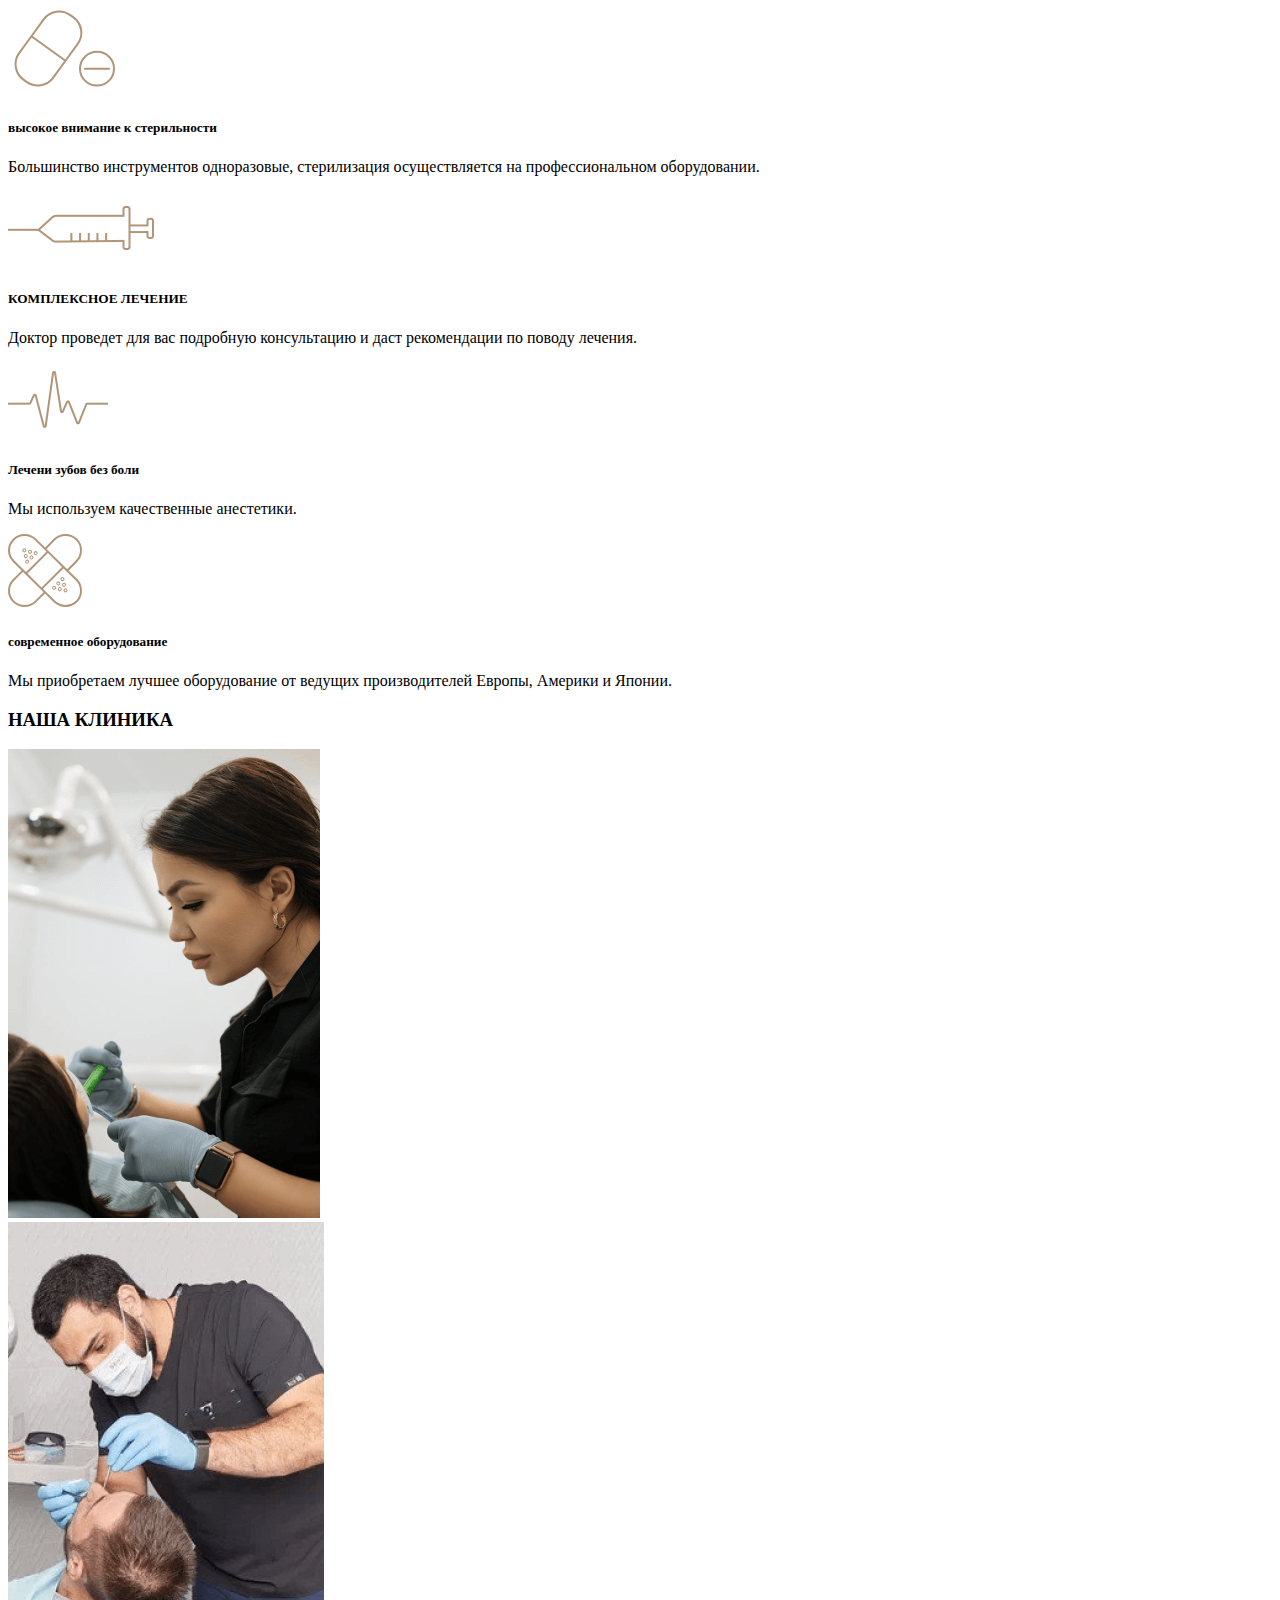
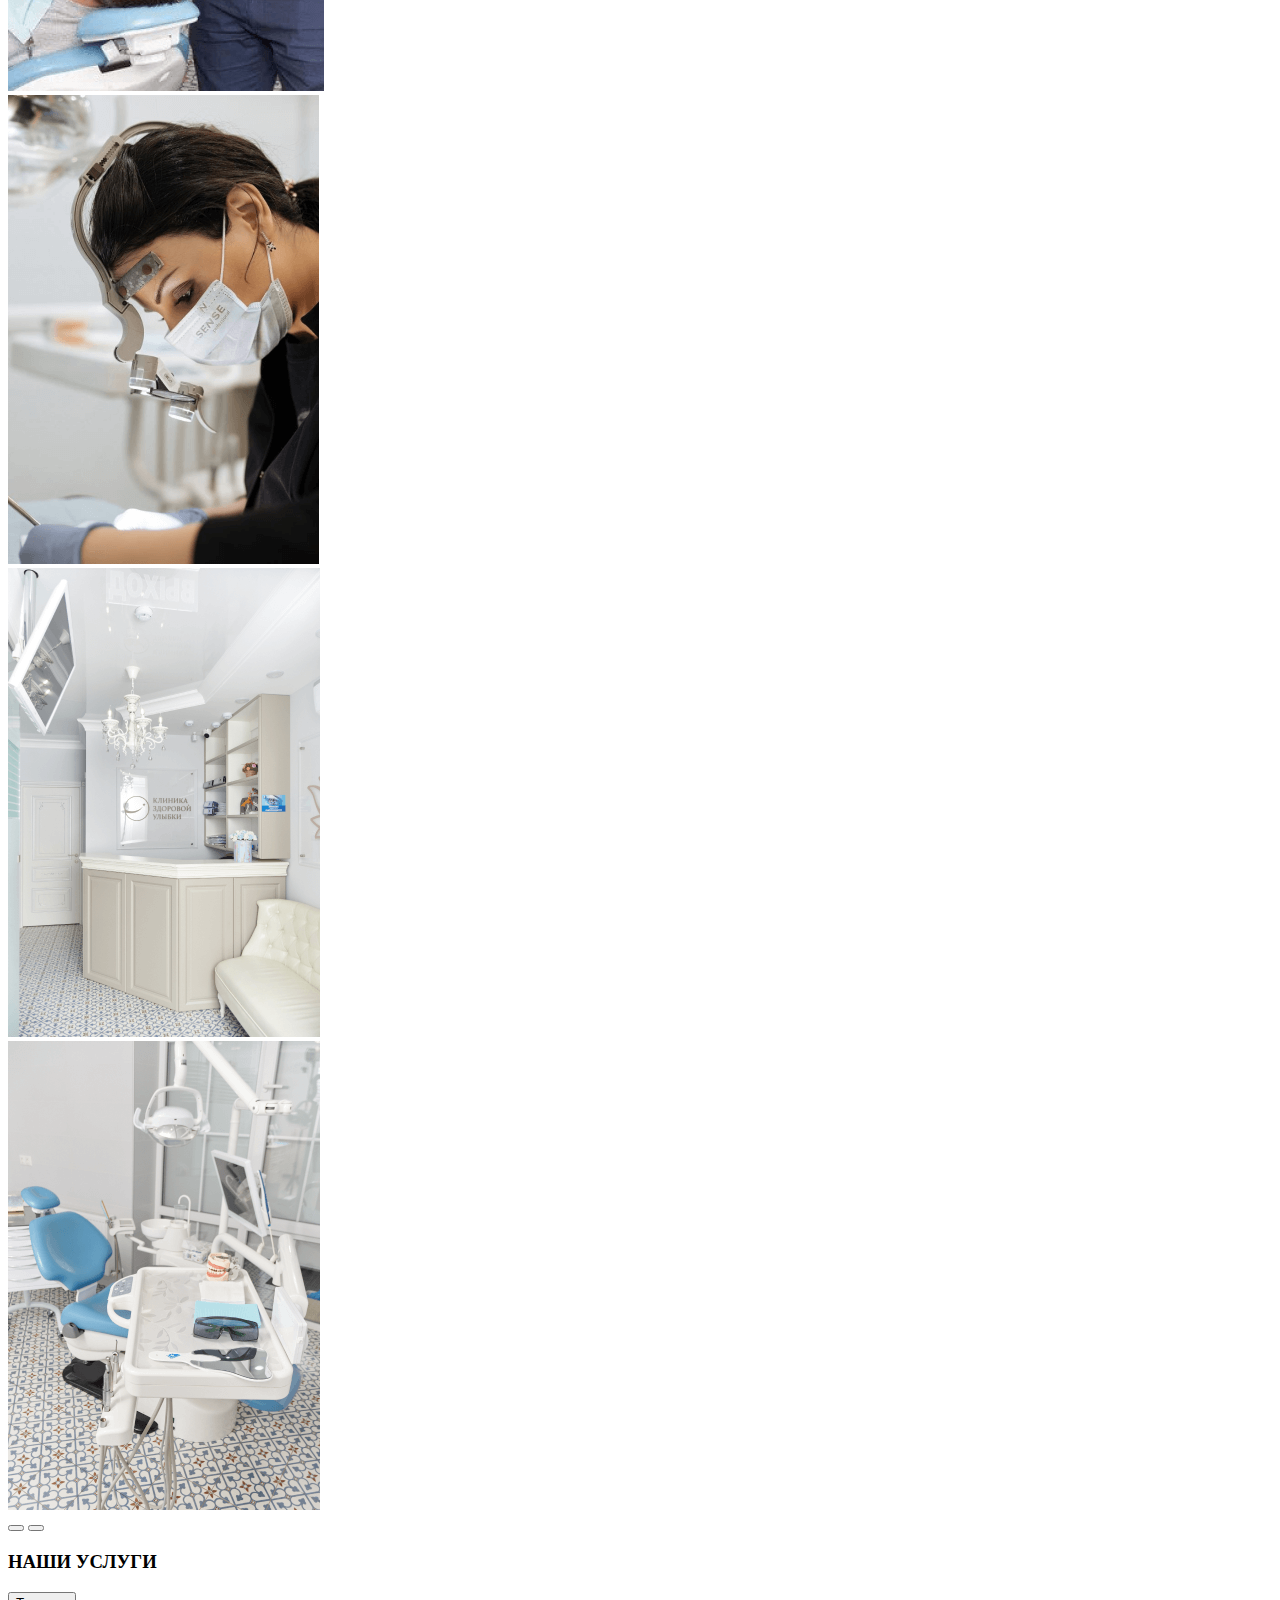
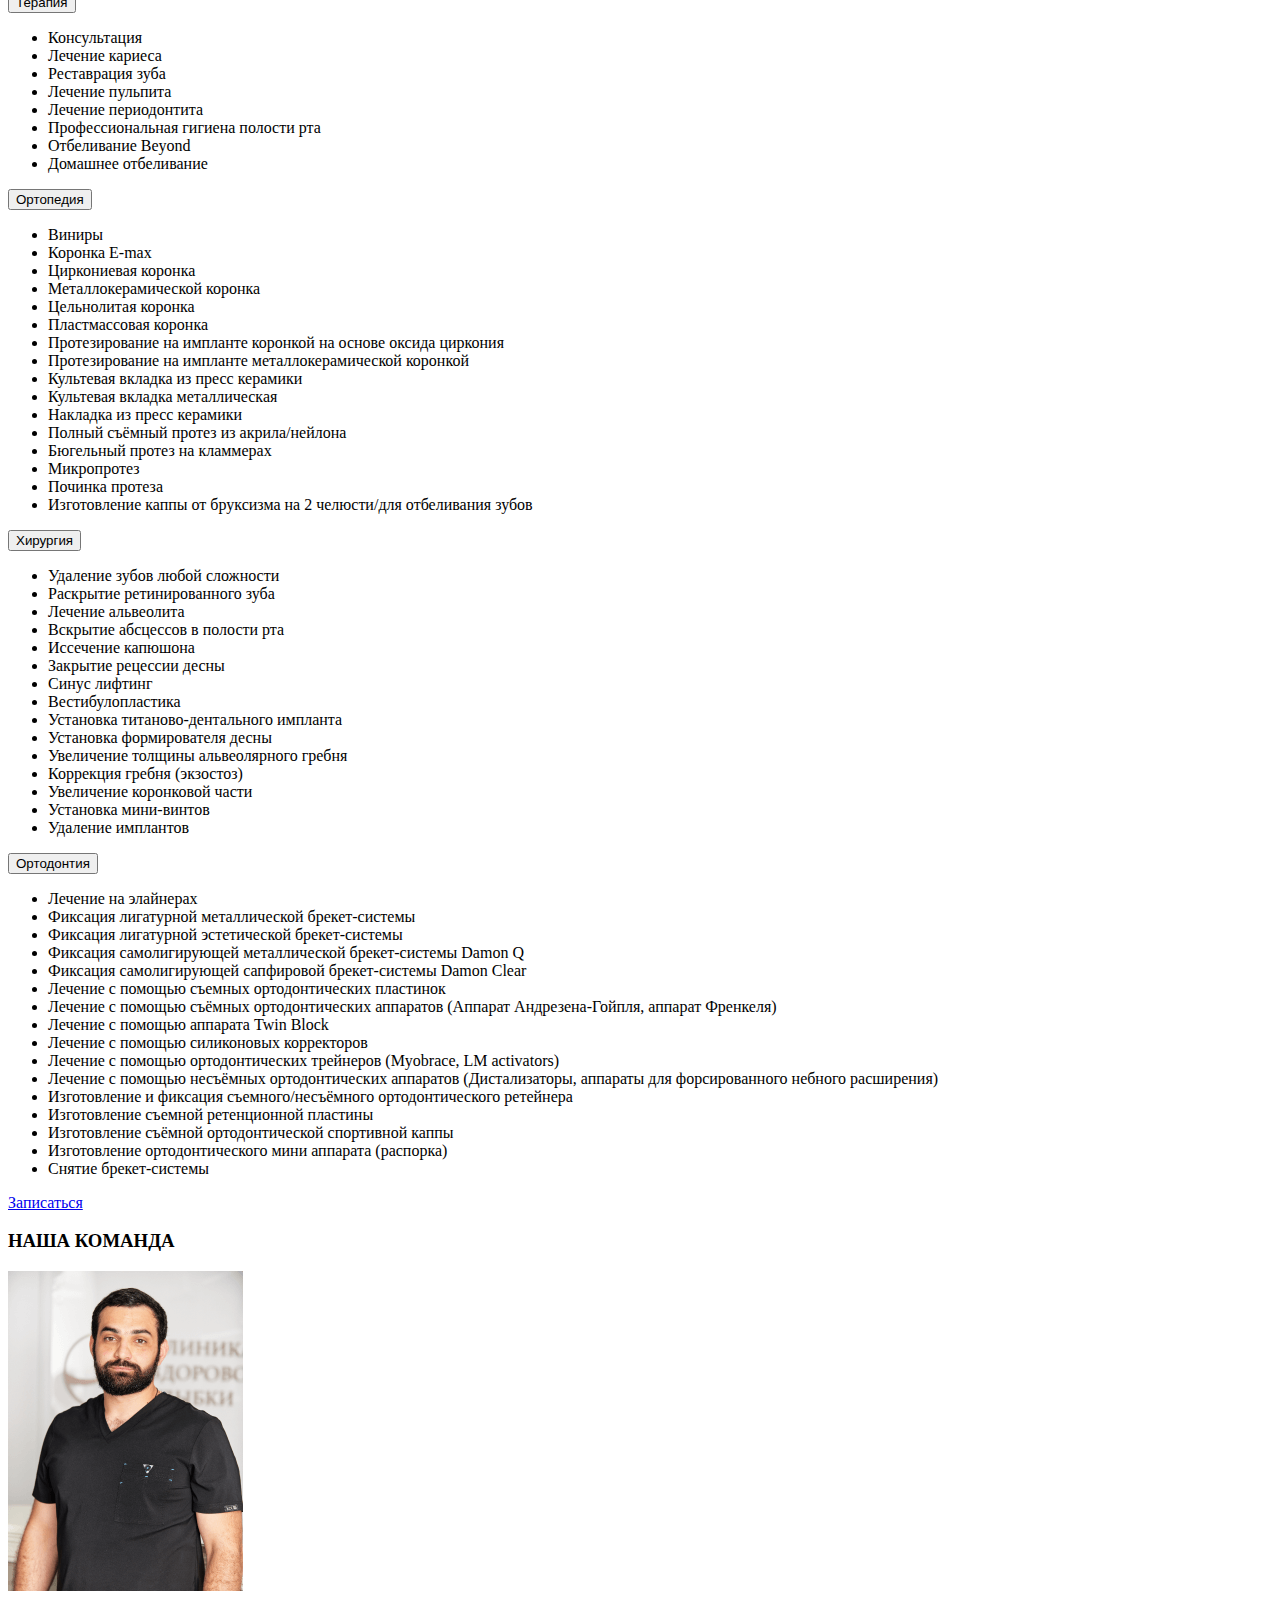
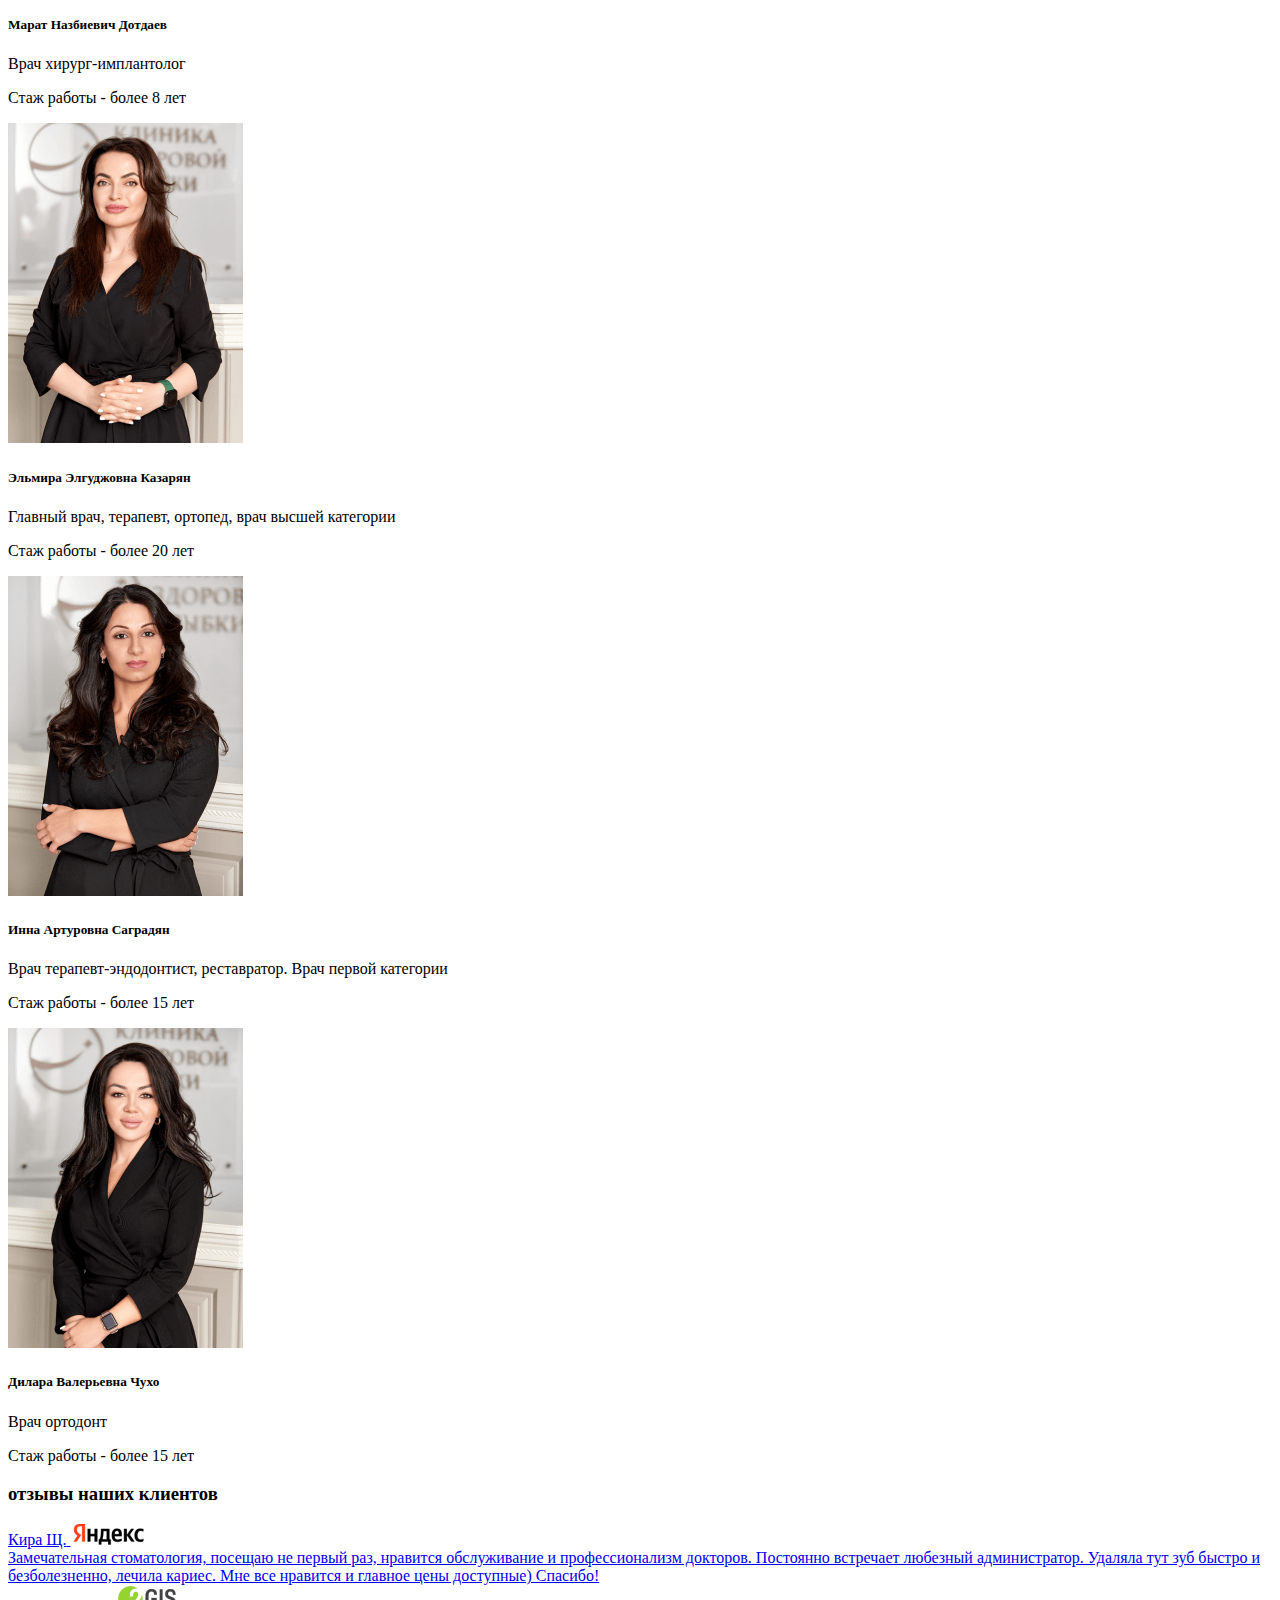
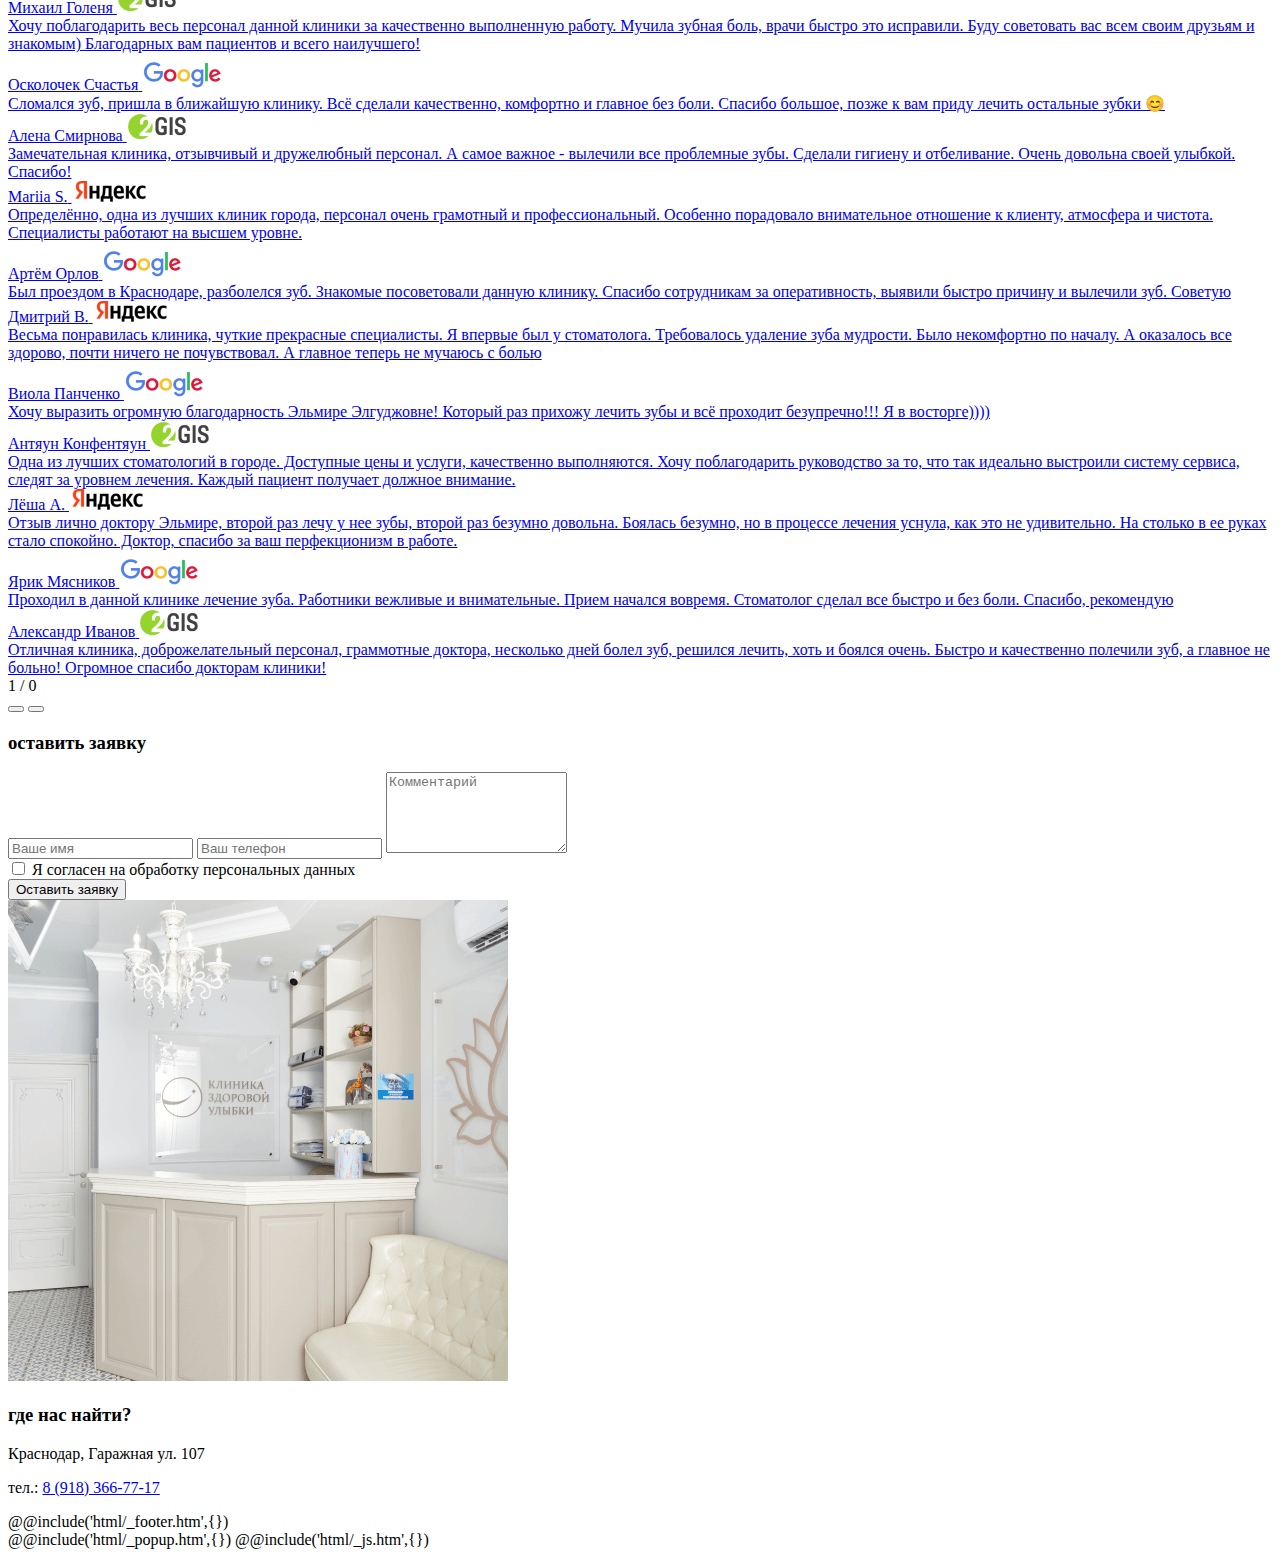
<file: src/index.html>
<!DOCTYPE html>
<html lang="ru">
  @@include('html/_head.htm',{ "title":"Главная" })
  <body>
    <div class="wrapper">
      @@include('html/_header.htm',{})
      <main class="page">
        <section id="main" class="main__slider slider-main">
          <div class="main__container">
            <div class="slider-main__slider">
              <div class="slider-main__swiper">
                <div class="slider-main__slide slide-main">
                  <div class="slide-main__content">
                    <div class="slider-main__container">
                      <h1>клиника здоровой улыбки</h1>
                      <p>
                        Наша стоматологическая клиника обладает широким
                        ассортиментом современных и качественных услуг.
                        Запишитесь на консультацию и наши специалисты ответят на
                        все интересующие вопросы!
                      </p>
                      <div class="slide-main__btn">
                        <a href="#application" class="slide-btn btn"
                          >Записаться</a
                        >
                      </div>
                    </div>
                  </div>

                  <div class="slide-main__image">
                    <picture>
                      <source
                        src="img/main-slider/mobile/1.png"
                        srcset="img/main-slider/mobile/1-2x.png 2x"
                        media="(max-width: 992px)"
                      />
                      <source
                        src="img/main-slider/1.png"
                        srcset="img/main-slider/1-2x.png 2x"
                      />
                      <img
                        src="img/main-slider/1.png"
                        srcset="img/main-slider/1-2x.png 2x"
                        alt=""
                      />
                    </picture>
                  </div>
                  <div class="slide-main__btn2">
                    <a href="#application" class="slide-btn btn">Записаться</a>
                  </div>
                </div>
                <div class="slider-main__slide slide-main">
                  <div class="slide-main__content">
                    <div class="slider-main__container">
                      <h1 class="circle-price">
                        установка <br />
                        имплантов
                      </h1>
                      <p>Производство - Корея</p>
                      <div class="slide-main__btn">
                        <a href="#application" class="slide-btn btn"
                          >Записаться</a
                        >
                      </div>
                    </div>
                  </div>
                  <div class="slide-main__image">
                    <picture>
                      <source
                        src="img/main-slider/mobile/5.png"
                        srcset="img/main-slider/mobile/5-2x.png 2x"
                        media="(max-width: 992px)"
                      />
                      <source
                        src="img/main-slider/5.png"
                        srcset="img/main-slider/5-2x.png 2x"
                      />
                      <img
                        src="img/main-slider/5.png"
                        srcset="img/main-slider/5-2x.png 2x"
                        alt=""
                      />
                    </picture>
                  </div>
                  <div class="slide-main__btn2">
                    <a href="#application" class="slide-btn btn">Записаться</a>
                  </div>
                </div>
                <div class="slider-main__slide slide-main">
                  <div class="slide-main__content">
                    <div class="slider-main__container">
                      <h1 class="circle-prc">
                        Оплата <br />
                        в рассрочку
                      </h1>
                      <p>Производство - Корея</p>
                      <div class="slide-main__btn">
                        <a href="#application" class="slide-btn btn"
                          >Записаться</a
                        >
                      </div>
                    </div>
                  </div>
                  <div class="slide-main__image mt10">
                    <picture>
                      <source
                        src="img/main-slider/mobile/6.png"
                        srcset="img/main-slider/mobile/6-2x.png 2x"
                        media="(max-width: 992px)"
                      />
                      <source
                        src="img/main-slider/6.png"
                        srcset="img/main-slider/6-2x.png 2x"
                      />
                      <img
                        src="img/main-slider/6.png"
                        srcset="img/main-slider/6-2x.png 2x"
                        alt=""
                      />
                    </picture>
                  </div>
                  <div class="slide-main__btn2">
                    <a href="#application" class="slide-btn btn">Записаться</a>
                  </div>
                </div>
                <div class="slider-main__slide slide-main">
                  <div class="slide-main__content">
                    <div class="slider-main__container">
                      <h1>
                        АКЦИЯ <span>-30%</span> <br />
                        НА ПРОТЕЗИРОВАНИЕ
                      </h1>
                      <p>
                        Металлокерамическая коронка всего за
                        <span>6300 рублей.</span><br />
                        Безметалловая коронка всего за
                        <span>11900 рублей</span>.
                      </p>

                      <div class="slide-main__btn">
                        <a href="#application" class="slide-btn btn"
                          >Записаться</a
                        >
                      </div>
                    </div>
                  </div>
                  <div class="slide-main__image">
                    <picture>
                      <source
                        src="img/main-slider/mobile/2.png"
                        srcset="img/main-slider/mobile/2-2x.png 2x"
                        media="(max-width: 992px)"
                      />
                      <source
                        src="img/main-slider/2.png"
                        srcset="img/main-slider/2-2x.png 2x"
                      />
                      <img
                        src="img/main-slider/2.png"
                        srcset="img/main-slider/2-2x.png 2x"
                        alt=""
                      />
                    </picture>
                  </div>
                  <div class="slide-main__btn2">
                    <a href="#application" class="slide-btn btn">Записаться</a>
                  </div>
                </div>
                <div class="slider-main__slide slide-main">
                  <div class="slide-main__content">
                    <div class="slider-main__container">
                      <h1>
                        АКЦИЯ <span>-50%</span> <br />
                        НА отбеливание
                      </h1>
                      <p>
                        Самое безопасное отбеливание холодным светом Beyond
                        Polus всего за <span>11500 рублей.</span>
                      </p>
                      <div class="slide-main__btn">
                        <a href="#application" class="slide-btn btn"
                          >Записаться</a
                        >
                      </div>
                    </div>
                  </div>
                  <div class="slide-main__image">
                    <picture>
                      <source
                        src="img/main-slider/mobile/3.png"
                        srcset="img/main-slider/mobile/3-2x.png 2x"
                        media="(max-width: 992px)"
                      />
                      <source
                        src="img/main-slider/3.png"
                        srcset="img/main-slider/3-2x.png 2x"
                      />
                      <img
                        src="img/main-slider/3.png"
                        srcset="img/main-slider/3-2x.png 2x"
                        alt=""
                      />
                    </picture>
                  </div>
                  <div class="slide-main__btn2">
                    <a href="#application" class="slide-btn btn">Записаться</a>
                  </div>
                </div>
                <div class="slider-main__slide slide-main slide4">
                  <div class="slide-main__content">
                    <div class="slider-main__container">
                      <h2>Беcплатная консультация</h2>
                      <h4>и скидка на профессиональную гигиену 50%</h4>
                      <p>
                        Комплексная гигиена полости рта всего за
                        <span>1750 рублей.</span>
                      </p>
                      <div class="slide-main__btn">
                        <a href="#application" class="slide-btn btn"
                          >Записаться</a
                        >
                      </div>
                    </div>
                  </div>
                  <div class="slide-main__image">
                    <picture>
                      <source
                        src="img/main-slider/mobile/4.png"
                        srcset="img/main-slider/mobile/4-2x.png 2x"
                        media="(max-width: 992px)"
                      />
                      <source
                        src="img/main-slider/4.png"
                        srcset="img/main-slider/4-2x.png 2x"
                      />
                      <img
                        src="img/main-slider/4.png"
                        srcset="img/main-slider/4-2x.png 2x"
                        alt=""
                      />
                    </picture>
                  </div>
                  <div class="slide-main__btn2">
                    <a href="#application" class="slide-btn btn">Записаться</a>
                  </div>
                </div>
              </div>

              <div class="controll-main-block__dotts"></div>
            </div>
          </div>
        </section>

        <section id="advantages" class="advantages__page page-advantage">
          <div class="page-advantage__container">
            <div class="page-advantage__title">
              <h3>ПОЧЕМУ ИМЕННО МЫ?</h3>
            </div>
            <div class="page-advantage__body">
              <div class="page-advantage__item mt5">
                <picture>
                  <source
                    src="img/advantage/mobile/1.png"
                    srcset="img/advantage/mobile/1-2x.png 2x"
                    media="(max-width: 768px)"
                  />
                  <source
                    src="img/advantage/1.png"
                    srcset="img/advantage/1-2x.png 2x"
                  />
                  <img
                    src="img/advantage/1.png"
                    srcset="img/advantage/1-2x.png 2x"
                    alt=""
                  />
                </picture>
                <h5>актуальные методы диагностики</h5>
                <p>
                  Мы проводим максимально точное обследование, анализируя любой
                  вид цифровых иследований.
                </p>
              </div>
              <div class="page-advantage__item">
                <picture>
                  <source
                    src="img/advantage/mobile/2.png"
                    srcset="img/advantage/mobile/2-2x.png 2x"
                    media="(max-width: 768px)"
                  />
                  <source
                    src="img/advantage/2.png"
                    srcset="img/advantage/2-2x.png 2x"
                  />
                  <img
                    src="img/advantage/2.png"
                    srcset="img/advantage/2-2x.png 2x"
                    alt=""
                  />
                </picture>
                <h5>ВЫСОКАЯ КВАЛИФИКАЦИЯ ВРАЧЕЙ</h5>
                <p>
                  Наши врачи имеют большой опыт работы и каждый год повышают
                  квалификацию.
                </p>
              </div>
              <div class="page-advantage__item mt14">
                <picture>
                  <source
                    src="img/advantage/mobile/3.svg"
                    media="(max-width: 768px)"
                  />
                  <source src="img/advantage/3.svg" />
                  <img src="img/advantage/3.svg" alt="" />
                </picture>
                <h5>высокое внимание к стерильности</h5>
                <p>
                  Большинство инструментов одноразовые, стерилизация
                  осуществляется на профессиональном оборудовании.
                </p>
              </div>
              <div class="page-advantage__item mt15">
                <picture>
                  <source
                    src="img/advantage/mobile/4.png"
                    srcset="img/advantage/mobile/4-2x.png 2x"
                    media="(max-width: 768px)"
                  />
                  <source
                    src="img/advantage/4.png"
                    srcset="img/advantage/4-2x.png 2x"
                  />
                  <img
                    src="img/advantage/4.png"
                    srcset="img/advantage/4-2x.png 2x"
                    alt=""
                  />
                </picture>
                <h5>КОМПЛЕКСНОЕ ЛЕЧЕНИЕ</h5>
                <p>
                  Доктор проведет для вас подробную консультацию и даст
                  рекомендации по поводу лечения.
                </p>
              </div>
              <div class="page-advantage__item mw289">
                <picture>
                  <source
                    src="img/advantage/mobile/5.png"
                    srcset="img/advantage/mobile/5-2x.png 2x"
                    media="(max-width: 768px)"
                  />
                  <source
                    src="img/advantage/5.png"
                    srcset="img/advantage/5-2x.png 2x"
                  />
                  <img
                    src="img/advantage/5.png"
                    srcset="img/advantage/5-2x.png 2x"
                    alt=""
                  />
                </picture>
                <h5>Лечени зубов без боли</h5>
                <p>Мы используем качественные анестетики.</p>
              </div>
              <div class="page-advantage__item mt15">
                <picture>
                  <source
                    src="img/advantage/mobile/6.svg"
                    media="(max-width: 768px)"
                  />
                  <source src="img/advantage/6.svg" />
                  <img src="img/advantage/6.svg" alt="" />
                </picture>
                <h5>современное оборудование</h5>
                <p>
                  Мы приобретаем лучшее оборудование от ведущих производителей
                  Европы, Америки и Японии.
                </p>
              </div>
            </div>
          </div>
        </section>

        <section class="clinic__page page-clinic">
          <div class="clinic-title__container">
            <div class="page-clinic__title">
              <h3>НАША КЛИНИКА</h3>
            </div>
          </div>

          <div class="clinic-main__slider">
            <div class="page-clinic__container">
              <div class="clinic__slider">
                <div class="clinic__swiper">
                  <div class="clinic__slide slide-clinic">
                    <div class="slide-clinic__image-ibg">
                      <img
                        src="img/clinic/1.png"
                        srcset="img/clinic/1-2x.png 2x"
                        alt=""
                      />
                    </div>
                  </div>
                  <div class="clinic__slide slide-clinic">
                    <div class="slide-clinic__image-ibg">
                      <img
                        src="img/clinic/2.png"
                        srcset="img/clinic/2-2x.png 2x"
                        alt=""
                      />
                    </div>
                  </div>
                  <div class="clinic__slide slide-clinic">
                    <div class="slide-clinic__image-ibg">
                      <img
                        src="img/clinic/3.png"
                        srcset="img/clinic/3-2x.png 2x"
                        alt=""
                      />
                    </div>
                  </div>
                  <div class="clinic__slide slide-clinic">
                    <div class="slide-clinic__image-ibg">
                      <img
                        src="img/clinic/4.png"
                        srcset="img/clinic/4-2x.png 2x"
                        alt=""
                      />
                    </div>
                  </div>
                  <div class="clinic__slide slide-clinic">
                    <div class="slide-clinic__image-ibg">
                      <img
                        src="img/clinic/5.png"
                        srcset="img/clinic/5-2x.png 2x"
                        alt=""
                      />
                    </div>
                  </div>
                </div>

                <div class="clinic__dotts"></div>
              </div>
            </div>

            <div class="clinic-title__container">
              <div class="slider-tips__arrows slider-arrows">
                <button
                  class="slider-arrow slider-arrow_prev _icon-arrow-down"
                ></button>
                <button
                  class="slider-arrow slider-arrow_next _icon-arrow-down"
                ></button>
              </div>
            </div>
          </div>
        </section>
        <section id="services" class="services-our our-services">
          <div class="our-services__container">
            <div class="our-services__title">
              <h3>НАШИ УСЛУГИ</h3>
            </div>

            <div data-spollers class="spollers">
              <div class="spollers__item">
                <button type="button" data-spoller class="spollers__title">
                  Терапия
                </button>
                <div class="spollers__body">
                  <ul>
                    <li>Консультация</li>
                    <li>Лечение кариеса</li>
                    <li>Реставрация зуба</li>
                    <li>Лечение пульпита</li>
                    <li>Лечение периодонтита</li>
                    <li>Профессиональная гигиена полости рта</li>
                    <li>Отбеливание Beyond</li>
                    <li>Домашнее отбеливание</li>
                  </ul>
                </div>
              </div>
              <div class="spollers__item">
                <button type="button" data-spoller class="spollers__title">
                  Ортопедия
                </button>
                <div class="spollers__body">
                  <ul>
                    <li>Виниры</li>
                    <li>Коронка E-max</li>
                    <li>Циркониевая коронка</li>
                    <li>Металлокерамической коронка</li>
                    <li>Цельнолитая коронка</li>
                    <li>Пластмассовая коронка</li>
                    <li>
                      Протезирование на импланте коронкой на основе оксида
                      циркония
                    </li>
                    <li>
                      Протезирование на импланте металлокерамической коронкой
                    </li>
                    <li>Культевая вкладка из пресс керамики</li>
                    <li>Культевая вкладка металлическая</li>
                    <li>Накладка из пресс керамики</li>
                    <li>Полный съёмный протез из акрила/нейлона</li>
                    <li>Бюгельный протез на кламмерах</li>
                    <li>Микропротез</li>
                    <li>Починка протеза</li>
                    <li>
                      Изготовление каппы от бруксизма на 2 челюсти/для
                      отбеливания зубов
                    </li>
                  </ul>
                </div>
              </div>
              <div class="spollers__item">
                <button type="button" data-spoller class="spollers__title">
                  Хирургия
                </button>
                <div class="spollers__body">
                  <ul>
                    <li>Удаление зубов любой сложности</li>
                    <li>Раскрытие ретинированного зуба</li>
                    <li>Лечение альвеолита</li>
                    <li>Вскрытие абсцессов в полости рта</li>
                    <li>Иссечение капюшона</li>
                    <li>Закрытие рецессии десны</li>
                    <li>Синус лифтинг</li>
                    <li>Вестибулопластика</li>
                    <li>Установка титаново-дентального импланта</li>
                    <li>Установка формирователя десны</li>
                    <li>Увеличение толщины альвеолярного гребня</li>
                    <li>Коррекция гребня (экзостоз)</li>
                    <li>Увеличение коронковой части</li>
                    <li>Установка мини-винтов</li>
                    <li>Удаление имплантов</li>
                  </ul>
                </div>
              </div>
              <div class="spollers__item">
                <button type="button" data-spoller class="spollers__title">
                  Ортодонтия
                </button>
                <div class="spollers__body">
                  <ul>
                    <li>Лечение на элайнерах</li>
                    <li>Фиксация лигатурной металлической брекет-системы</li>
                    <li>Фиксация лигатурной эстетической брекет-системы</li>
                    <li>
                      Фиксация самолигирующей металлической брекет-системы Damon
                      Q
                    </li>
                    <li>
                      Фиксация самолигирующей сапфировой брекет-системы Damon
                      Clear
                    </li>
                    <li>Лечение с помощью съемных ортодонтических пластинок</li>
                    <li>
                      Лечение с помощью съёмных ортодонтических аппаратов
                      (Аппарат Андрезена-Гойпля, аппарат Френкеля)
                    </li>
                    <li>Лечение с помощью аппарата Twin Block</li>
                    <li>Лечение с помощью силиконовых корректоров</li>
                    <li>
                      Лечение с помощью ортодонтических трейнеров (Myobrace, LM
                      activators)
                    </li>
                    <li>
                      Лечение с помощью несъёмных ортодонтических аппаратов
                      (Дистализаторы, аппараты для форсированного небного
                      расширения)
                    </li>
                    <li>
                      Изготовление и фиксация съемного/несъёмного
                      ортодонтического ретейнера
                    </li>
                    <li>Изготовление съемной ретенционной пластины</li>
                    <li>
                      Изготовление съёмной ортодонтической спортивной каппы
                    </li>
                    <li>
                      Изготовление ортодонтического мини аппарата (распорка)
                    </li>
                    <li>Снятие брекет-системы</li>
                  </ul>
                </div>
              </div>
            </div>

            <div class="our-services__btn">
              <a href="#application" class="btn"> Записаться </a>
            </div>
          </div>
        </section>
        <section id="team" class="team__our our-team">
          <div class="our-team__container">
            <div class="our-team__title">
              <h3>НАША КОМАНДА</h3>
            </div>

            <div class="our-team__body">
              <div class="our-team__card">
                <div class="our-team__image-ibg">
                  <img
                    src="img/team/1.png"
                    srcset="img/team/1-2x.png 2x"
                    alt=""
                  />
                </div>
                <div class="our-team__info info-team">
                  <h5>Марат Назбиевич Дотдаев</h5>
                  <p>Врач хирург-имплантолог</p>
                  <p>Стаж работы - более 8 лет</p>
                </div>
              </div>
              <div class="our-team__card">
                <div class="our-team__image-ibg">
                  <img
                    src="img/team/2.png"
                    srcset="img/team/2-2x.png 2x"
                    alt=""
                  />
                </div>
                <div class="our-team__info info-team">
                  <h5>Эльмира Элгуджовна Казарян</h5>
                  <p>Главный врач, терапевт, ортопед, врач высшей категории</p>
                  <p>Стаж работы - более 20 лет</p>
                </div>
              </div>
              <div class="our-team__card">
                <div class="our-team__image-ibg">
                  <img
                    src="img/team/3.png"
                    srcset="img/team/3-2x.png 2x"
                    alt=""
                  />
                </div>
                <div class="our-team__info info-team">
                  <h5>Инна Артуровна Саградян</h5>
                  <p>
                    Врач терапевт-эндодонтист, реставратор. Врач первой
                    категории
                  </p>
                  <p>Стаж работы - более 15 лет</p>
                </div>
              </div>
              <div class="our-team__card">
                <div class="our-team__image-ibg">
                  <img
                    src="img/team/4.png"
                    srcset="img/team/4-2x.png 2x"
                    alt=""
                  />
                </div>
                <div class="our-team__info info-team">
                  <h5>Дилара Валерьевна Чухо</h5>
                  <p>Врач ортодонт</p>
                  <p>Стаж работы - более 15 лет</p>
                </div>
              </div>
            </div>
          </div>
        </section>
        <section id="reviews" class="reviews__customer customer-reviews">
          <div class="customer-reviews__container">
            <div class="customer-reviews__title">
              <h3>отзывы наших клиентов</h3>
            </div>

            <div class="customer-reviews__reviews reviews">
              <div class="reviews__container">
                <div class="reviews__slider">
                  <div class="reviews__swiper">
                    <a
                      href="https://yandex.ru/maps/-/CCUVI6D2TC"
                      target="_blank"
                      class="reviews__slide"
                    >
                      <div class="reviews__body">
                        <div class="reviews__header">
                          <span>Кира Щ.</span>

                          <img
                            src="img/reviews/yandex.png"
                            srcset="img/reviews/yandex-2x.png 2x"
                            alt=""
                          />
                        </div>
                        <div class="reviews__content">
                          Замечательная стоматология, посещаю не первый раз,
                          нравится обслуживание и профессионализм докторов.
                          Постоянно встречает любезный администратор. Удаляла
                          тут зуб быстро и безболезненно, лечила кариес. Мне все
                          нравится и главное цены доступные) Спасибо!
                        </div>
                      </div>
                    </a>
                    <a
                      href="https://go.2gis.com/42yem"
                      target="_blank"
                      class="reviews__slide"
                    >
                      <div class="reviews__body">
                        <div class="reviews__header">
                          <span>Михаил Голеня</span>

                          <img
                            src="img/reviews/2gis.png"
                            srcset="img/reviews/2gis-2x.png 2x"
                            alt=""
                          />
                        </div>
                        <div class="reviews__content">
                          Хочу поблагодарить весь персонал данной клиники за
                          качественно выполненную работу. Мучила зубная боль,
                          врачи быстро это исправили. Буду советовать вас всем
                          своим друзьям и знакомым) Благодарных вам пациентов и
                          всего наилучшего!
                        </div>
                      </div>
                    </a>
                    <a
                      href="https://goo.gl/maps/LWQs4YGGjzGooqHY6"
                      target="_blank"
                      class="reviews__slide"
                    >
                      <div class="reviews__body">
                        <div class="reviews__header">
                          <span>Осколочек Счастья</span>

                          <img
                            src="img/reviews/google.png"
                            srcset="img/reviews/google-2x.png 2x"
                            alt=""
                          />
                        </div>
                        <div class="reviews__content">
                          Сломался зуб, пришла в ближайшую клинику. Всё сделали
                          качественно, комфортно и главное без боли. Спасибо
                          большое, позже к вам приду лечить остальные зубки 😊
                        </div>
                      </div>
                    </a>

                    <a
                      href="https://go.2gis.com/42yem"
                      target="_blank"
                      class="reviews__slide"
                    >
                      <div class="reviews__body">
                        <div class="reviews__header">
                          <span>Алена Смирнова</span>

                          <img
                            src="img/reviews/2gis.png"
                            srcset="img/reviews/2gis-2x.png 2x"
                            alt=""
                          />
                        </div>
                        <div class="reviews__content">
                          Замечательная клиника, отзывчивый и дружелюбный
                          персонал. А самое важное - вылечили все проблемные
                          зубы. Сделали гигиену и отбеливание. Очень довольна
                          своей улыбкой. Спасибо!
                        </div>
                      </div>
                    </a>
                    <a
                      href="https://yandex.ru/maps/-/CCUVI6D2TC"
                      target="_blank"
                      class="reviews__slide"
                    >
                      <div class="reviews__body">
                        <div class="reviews__header">
                          <span>Mariia S.</span>

                          <img
                            src="img/reviews/yandex.png"
                            srcset="img/reviews/yandex-2x.png 2x"
                            alt=""
                          />
                        </div>
                        <div class="reviews__content">
                          Определённо, одна из лучших клиник города, персонал
                          очень грамотный и профессиональный. Особенно
                          порадовало внимательное отношение к клиенту, атмосфера
                          и чистота. Специалисты работают на высшем уровне.
                        </div>
                      </div>
                    </a>
                    <a
                      href="https://goo.gl/maps/LWQs4YGGjzGooqHY6"
                      target="_blank"
                      class="reviews__slide"
                    >
                      <div class="reviews__body">
                        <div class="reviews__header">
                          <span>Артём Орлов</span>

                          <img
                            src="img/reviews/google.png"
                            srcset="img/reviews/google-2x.png 2x"
                            alt=""
                          />
                        </div>
                        <div class="reviews__content">
                          Был проездом в Краснодаре, разболелся зуб. Знакомые
                          посоветовали данную клинику. Спасибо сотрудникам за
                          оперативность, выявили быстро причину и вылечили зуб.
                          Советую
                        </div>
                      </div>
                    </a>

                    <a
                      href="https://yandex.ru/maps/-/CCUVI6D2TC"
                      target="_blank"
                      class="reviews__slide"
                    >
                      <div class="reviews__body">
                        <div class="reviews__header">
                          <span>Дмитрий В.</span>

                          <img
                            src="img/reviews/yandex.png"
                            srcset="img/reviews/yandex-2x.png 2x"
                            alt=""
                          />
                        </div>
                        <div class="reviews__content">
                          Весьма понравилась клиника, чуткие прекрасные
                          специалисты. Я впервые был у стоматолога. Требовалось
                          удаление зуба мудрости. Было некомфортно по началу. А
                          оказалось все здорово, почти ничего не почувствовал. А
                          главное теперь не мучаюсь с болью
                        </div>
                      </div>
                    </a>
                    <a
                      href="https://goo.gl/maps/LWQs4YGGjzGooqHY6"
                      target="_blank"
                      class="reviews__slide"
                    >
                      <div class="reviews__body">
                        <div class="reviews__header">
                          <span>Виола Панченко</span>

                          <img
                            src="img/reviews/google.png"
                            srcset="img/reviews/google-2x.png 2x"
                            alt=""
                          />
                        </div>
                        <div class="reviews__content">
                          Хочу выразить огромную благодарность Эльмире
                          Элгуджовне! Который раз прихожу лечить зубы и всё
                          проходит безупречно!!! Я в восторге))))
                        </div>
                      </div>
                    </a>
                    <a
                      href="https://go.2gis.com/42yem"
                      target="_blank"
                      class="reviews__slide"
                    >
                      <div class="reviews__body">
                        <div class="reviews__header">
                          <span>Антяун Конфентяун</span>

                          <img
                            src="img/reviews/2gis.png"
                            srcset="img/reviews/2gis-2x.png 2x"
                            alt=""
                          />
                        </div>
                        <div class="reviews__content">
                          Одна из лучших стоматологий в городе. Доступные цены и
                          услуги, качественно выполняются. Хочу поблагодарить
                          руководство за то, что так идеально выстроили систему
                          сервиса, следят за уровнем лечения. Каждый пациент
                          получает должное внимание.
                        </div>
                      </div>
                    </a>

                    <a
                      href="https://yandex.ru/maps/-/CCUVI6D2TC"
                      target="_blank"
                      class="reviews__slide"
                    >
                      <div class="reviews__body">
                        <div class="reviews__header">
                          <span>Лёша А.</span>

                          <img
                            src="img/reviews/yandex.png"
                            srcset="img/reviews/yandex-2x.png 2x"
                            alt=""
                          />
                        </div>
                        <div class="reviews__content">
                          Отзыв лично доктору Эльмире, второй раз лечу у нее
                          зубы, второй раз безумно довольна. Боялась безумно, но
                          в процессе лечения уснула, как это не удивительно. На
                          столько в ее руках стало спокойно. Доктор, спасибо за
                          ваш перфекционизм в работе.
                        </div>
                      </div>
                    </a>
                    <a
                      href="https://goo.gl/maps/LWQs4YGGjzGooqHY6"
                      target="_blank"
                      class="reviews__slide"
                    >
                      <div class="reviews__body">
                        <div class="reviews__header">
                          <span>Ярик Мясников</span>

                          <img
                            src="img/reviews/google.png"
                            srcset="img/reviews/google-2x.png 2x"
                            alt=""
                          />
                        </div>
                        <div class="reviews__content">
                          Проходил в данной клинике лечение зуба. Работники
                          вежливые и внимательные. Прием начался вовремя.
                          Стоматолог сделал все быстро и без боли. Спасибо,
                          рекомендую
                        </div>
                      </div>
                    </a>
                    <a
                      href="https://go.2gis.com/42yem"
                      target="_blank"
                      class="reviews__slide"
                    >
                      <div class="reviews__body">
                        <div class="reviews__header">
                          <span>Александр Иванов</span>

                          <img
                            src="img/reviews/2gis.png"
                            srcset="img/reviews/2gis-2x.png 2x"
                            alt=""
                          />
                        </div>
                        <div class="reviews__content">
                          Отличная клиника, доброжелательный персонал,
                          граммотные доктора, несколько дней болел зуб, решился
                          лечить, хоть и боялся очень. Быстро и качественно
                          полечили зуб, а главное не больно! Огромное спасибо
                          докторам клиники!
                        </div>
                      </div>
                    </a>
                  </div>

                  <div class="reviews__dotts"></div>

                  <div class="controll-main-block__fraction fraction-controll">
                    <span class="fraction-controll__current">1</span> /
                    <span class="fraction-controll__all">0</span>
                  </div>
                </div>
              </div>

              <div class="customer-reviews2__container">
                <div class="slider-tips__arrows2 slider-arrows2">
                  <button class="slider-arrow slider-arrow_prev2"></button>
                  <button class="slider-arrow slider-arrow_next2"></button>
                </div>
              </div>
            </div>
          </div>
        </section>
        <section id="application" class="application__page page-application">
          <div class="page-application__container">
            <div class="page-application__title">
              <h3>оставить заявку</h3>
            </div>

            <div class="page-application__content">
              <div class="page-application__form">
                <form
                  data-dev
                  data-popup-message="#popup"
                  class="form"
                  method="post"
                  action="files/telegram.php"
                >
                  <div class="form__body">
                    <div class="form__inpts">
                      <input
                        id="formInp1"
                        autocomplete="off"
                        type="text"
                        name="name"
                        user-scalable="0"
                        data-required="text"
                        data-error=""
                        placeholder="Ваше имя"
                        class="form__inp input js-input"
                        data-placeholder="Ваше имя"
                      />

                      <input
                        id="formInp2"
                        autocomplete="off"
                        type="tel"
                        name="phone"
                        data-required="number"
                        data-error=""
                        placeholder="Ваш телефон"
                        class="form__inp input js-input"
                        inputmode="text"
                        data-placeholder="Ваш телефон"
                      />
                      <textarea
                        autocomplete="off"
                        type="text"
                        name="message"
                        rows="5"
                        data-required="text"
                        data-error=""
                        placeholder="Комментарий"
                        class="form-sending__input form-sending__message"
                      ></textarea>
                    </div>

                    <div class="form__approval">
                      <input
                        id="form__c1"
                        data-error=""
                        class="checkbox__input js-input-checkbox"
                        type="checkbox"
                        value="1"
                        data-required=""
                        name="form[]"
                      />

                      <label for="form__c1" class="checkbox__label">
                        <span class="checkbox__text"
                          >Я согласен на обработку персональных данных</span
                        >
                      </label>
                    </div>

                    <button type="submit" class="form__button btn">
                      Оставить заявку
                    </button>
                  </div>
                </form>
              </div>
              <div class="application__image-ibg">
                <img
                  src="img/application/1.png"
                  srcset="img/application/1-2x.png 2x"
                  alt=""
                />
              </div>
            </div>
          </div>
        </section>
        <section id="contacts" class="address__page page-address">
          <div class="page-address__container">
            <div class="page-address__title">
              <h3>где нас найти?</h3>
            </div>

            <div class="page-address__content">
              <p>Краснодар, Гаражная ул. 107</p>
              <p>тел.: <a href="tel:89628838333">8 (918) 366-77-17</a></p>
            </div>

            <div class="page-address__seti">
              <a
                class="ws"
                href="https://wapp.click/79183667717"
                target="_blank"
              >
              </a>
              <a class="tg" href="#main"> </a>
            </div>
          </div>
        </section>
      </main>
      @@include('html/_footer.htm',{})
    </div>
    <script src="https://api-maps.yandex.ru/2.1/?apikey=ваш API-ключ&lang=ru_RU"></script>
    @@include('html/_popup.htm',{}) @@include('html/_js.htm',{})
  </body>
</html>
</file>
<file: docs/css/style.min.css>
@charset "UTF-8";@import url(https://fonts.googleapis.com/css?family=Inter:regular,500,600&display=swap);@import url(https://fonts.googleapis.com/css?family=Yeseva+One:regular&display=swap);@font-face{font-family:constan;font-display:swap;src:url(../fonts/constan-bold.woff2) format("woff2"),url(../fonts/constan-bold.woff) format("woff");font-weight:700;font-style:normal}*{padding:0;margin:0;border:0}*,:after,:before{-webkit-box-sizing:border-box;box-sizing:border-box}body,html{height:100%;min-width:360px}body{color:#3a3e40;line-height:1;font-family:Inter;font-size:1rem;-ms-text-size-adjust:100%;-moz-text-size-adjust:100%;-webkit-text-size-adjust:100%;-webkit-font-smoothing:antialiased;-moz-osx-font-smoothing:grayscale}button,input,textarea{font-family:Inter;font-size:inherit}button{cursor:pointer;color:inherit;background-color:inherit}a{color:inherit}a:link,a:visited{text-decoration:none}a:hover{text-decoration:none}ul li{list-style:none}img{vertical-align:top}h1,h2,h3,h4,h5,h6{font-weight:inherit;font-size:inherit}.lock body{overflow:hidden;-ms-touch-action:none;touch-action:none}.wrapper{min-height:100%;display:-webkit-box;display:-ms-flexbox;display:flex;-webkit-box-orient:vertical;-webkit-box-direction:normal;-ms-flex-direction:column;flex-direction:column;overflow:hidden}.wrapper>main{-webkit-box-flex:1;-ms-flex:1 1 auto;flex:1 1 auto}.wrapper>*{min-width:0}[class*=__container]{max-width:76.875rem;-webkit-box-sizing:content-box;box-sizing:content-box;margin:0 auto;padding:0 1.25rem}.btn{display:-webkit-inline-box;display:-ms-inline-flexbox;display:inline-flex;font-weight:500;font-size:1.5rem;line-height:1.3333333333;color:#fff;background:#b19578;border-radius:30px;-webkit-box-align:center;-ms-flex-align:center;align-items:center;-webkit-box-pack:center;-ms-flex-pack:center;justify-content:center;-webkit-transition:all .3s ease 0s;-o-transition:all .3s ease 0s;transition:all .3s ease 0s}.btn._fw{width:100%}.checkbox{position:relative}.checkbox:not(:last-child){margin-bottom:.3125em}.checkbox__input{position:absolute;width:0;height:0;opacity:0}.no-webp .checkbox__input:checked+.checkbox__label:before{background-image:url(../img/check.png)}.checkbox__input:checked+.checkbox__label:before{background-repeat:no-repeat;background-position:50% 50%}.checkbox__label{cursor:pointer;display:-webkit-inline-box;display:-ms-inline-flexbox;display:inline-flex;-webkit-box-align:center;-ms-flex-align:center;align-items:center;position:relative;gap:10px}.checkbox__label:before{content:"";-ms-flex-item-align:start;align-self:flex-start;-webkit-box-flex:0;-ms-flex:0 0 22px;flex:0 0 22px;width:22px;height:22px;background:#fff;border:2px solid #3a3e40;border-radius:6px}._form-error .checkbox__label span{color:red}.checkbox__label span{color:#000}.checkbox__text{line-height:1.2142857143;color:#02031b}input[type=email],input[type=tel],input[type=text],textarea{-webkit-appearance:none;-moz-appearance:none;appearance:none}.input{width:100%;display:block;padding:0 20px;height:3.125rem;margin-bottom:1.25rem;background:#fff;border:2px solid #b19578;border-radius:30px;font-size:1.125rem;line-height:1.2222222222;color:#3a3e40}.input._form-error{border-color:red}textarea{resize:none;padding:20px 20px 0 20px;width:100%;font-size:1.125rem;line-height:1.2222222222;color:#3a3e40;background:#fff;border:2px solid #b19578;border-radius:30px;margin-bottom:1.25rem;height:10rem}textarea._form-error{border-color:red}body::after{content:"";background-color:rgba(0,0,0,.5);position:fixed;width:100%;height:100%;top:0;left:0;opacity:0;-webkit-transition:opacity .8s ease 0s;-o-transition:opacity .8s ease 0s;transition:opacity .8s ease 0s;pointer-events:none;z-index:149}body.popup-show::after{opacity:1}.popup{position:fixed;top:0;left:0;bottom:0;right:0;padding:30px 10px;-webkit-transition:visibility .8s ease 0s;-o-transition:visibility .8s ease 0s;transition:visibility .8s ease 0s;visibility:hidden;pointer-events:none}.popup_show{z-index:150;visibility:visible;overflow:auto;pointer-events:auto}.popup_show .popup__content{visibility:visible;-webkit-transform:scale(1);-ms-transform:scale(1);transform:scale(1)}.popup__wrapper{display:-webkit-box;display:-ms-flexbox;display:flex;-webkit-box-orient:vertical;-webkit-box-direction:normal;-ms-flex-direction:column;flex-direction:column;-webkit-box-align:center;-ms-flex-align:center;align-items:center;min-height:100%;-webkit-box-flex:1;-ms-flex:1 1 auto;flex:1 1 auto;width:100%;display:flex;-webkit-box-pack:center;-ms-flex-pack:center;justify-content:center;align-items:center}.popup__content{visibility:hidden;-webkit-transform:scale(0);-ms-transform:scale(0);transform:scale(0);-webkit-transition:-webkit-transform .3s ease 0s;transition:-webkit-transform .3s ease 0s;-o-transition:transform .3s ease 0s;transition:transform .3s ease 0s;transition:transform .3s ease 0s,-webkit-transform .3s ease 0s;background-color:#eee;padding:20px;width:100%;max-width:490px;height:540px;border:2px solid #000}.lock .popup__content{visibility:visible}.popup__close{float:right;cursor:pointer}.popup__text{position:absolute;gap:2.1875rem;display:-webkit-box;display:-ms-flexbox;display:flex;-webkit-box-orient:vertical;-webkit-box-direction:normal;-ms-flex-direction:column;flex-direction:column;-webkit-box-align:center;-ms-flex-align:center;align-items:center;-webkit-box-pack:center;-ms-flex-pack:center;justify-content:center;top:50%;left:50%;-webkit-transform:translate(-50%,-50%);-ms-transform:translate(-50%,-50%);transform:translate(-50%,-50%);width:20rem}.popup__text p{text-align:center;font-size:1.5rem;font-family:constan;line-height:1.2083333333;font-weight:700}.spollers{display:-ms-grid;display:grid}.spollers__item{font-size:1.25rem;padding:1.875rem 0;border-bottom:2px solid #b19578}.spollers__item:first-child{border-top:2px solid #b19578}.spollers__title{width:100%;cursor:default;text-align:left;position:relative;font-weight:500;font-size:1.25rem;line-height:138%;color:#3a3e40}._spoller-init .spollers__title{cursor:pointer}._spoller-init .spollers__title::after,._spoller-init .spollers__title::before{content:"";position:absolute;right:10px;top:50%;background-color:#b19578;height:1px;width:22px;-webkit-transition:-webkit-transform .5s ease 0s;transition:-webkit-transform .5s ease 0s;-o-transition:transform .5s ease 0s;transition:transform .5s ease 0s;transition:transform .5s ease 0s,-webkit-transform .5s ease 0s}._spoller-init .spollers__title::after{-webkit-transform:rotate(-90deg);-ms-transform:rotate(-90deg);transform:rotate(-90deg)}._spoller-init .spollers__title._spoller-active::before{-webkit-transform:rotate(45deg);-ms-transform:rotate(45deg);transform:rotate(45deg)}._spoller-init .spollers__title._spoller-active::after{-webkit-transform:rotate(-45deg);-ms-transform:rotate(-45deg);transform:rotate(-45deg)}.spollers__body{font-weight:400;line-height:138%;color:#3a3e40}.spollers__body ul{display:-webkit-box;display:-ms-flexbox;display:flex;-webkit-box-orient:vertical;-webkit-box-direction:normal;-ms-flex-direction:column;flex-direction:column}[class*=-ibg]{position:relative}[class*=-ibg] img{position:absolute;width:100%;height:100%;top:0;left:0;-o-object-fit:cover;object-fit:cover}[class*=-ibg_contain] img{-o-object-fit:contain;object-fit:contain}h1{font-weight:700;line-height:1.2166666667;font-family:constan;text-transform:uppercase;color:#3a3e40}h2{font-weight:700;line-height:1.2291666667}h3{font-weight:700;line-height:1.2222222222;font-family:constan;text-transform:uppercase;color:#3a3e40;text-align:center}h4{line-height:1.21875;color:#3a3e40}h5{font-weight:600;line-height:1.2;text-transform:uppercase;color:#3a3e40}.slide-main__image.mt10{margin:40px auto 0 auto}.mt5{margin-top:.3125rem}.mt14{margin-top:.875rem}.mt15{margin-top:.9375rem}.mw289{max-width:18.0625rem}.header{position:fixed;width:100%;left:0;top:0;z-index:50;background-color:#fff}.header__body{display:-webkit-box;display:-ms-flexbox;display:flex;-webkit-box-align:center;-ms-flex-align:center;align-items:center;-webkit-box-pack:justify;-ms-flex-pack:justify;justify-content:space-between;min-height:6.875rem}.header__logo{z-index:5}.header__btn a{font-size:1rem;min-width:10rem;min-height:3.125rem}.menu__link{font-weight:400;font-size:1rem;line-height:1.25;position:relative;text-decoration:none}.icon-menu{display:none}.footer{background:#b29779}.footer__content{display:-webkit-box;display:-ms-flexbox;display:flex;-webkit-box-align:end;-ms-flex-align:end;align-items:flex-end;padding:2.5rem 0}.footer__main{display:-webkit-box;display:-ms-flexbox;display:flex;-webkit-box-align:end;-ms-flex-align:end;align-items:flex-end}.footer__main span{color:#fff;font-weight:300;font-size:.875rem;line-height:1.2142857143;white-space:nowrap}.footer__info{display:-webkit-box;display:-ms-flexbox;display:flex;-webkit-box-flex:1;-ms-flex:1 1 auto;flex:1 1 auto;-webkit-box-pack:justify;-ms-flex-pack:justify;justify-content:space-between;-webkit-column-gap:.3125rem;-moz-column-gap:.3125rem;column-gap:.3125rem;color:#fff;font-weight:300;font-size:.875rem;line-height:1.2142857143}.map{width:100%;height:30.3125rem;background-color:#333}[class*=copyrights-pane]{display:none!important}[class*=ground-pane]{-webkit-filter:grayscale(1);filter:grayscale(1)}.slider-main{margin-top:.9375rem;padding-top:6.875rem}.slide-main{position:relative}.slide-main__content h1 span{font-family:"Yeseva+One"}.slide-main__content h2{font-family:constan;text-transform:uppercase}.slide-main__content p{margin-top:.9375rem;font-weight:400;line-height:1.2083333333}.slide-main__content p span{font-weight:600}.slide-main__btn2{pointer-events:all;position:absolute;bottom:22px;left:50%;-webkit-transform:translateX(-50%);-ms-transform:translateX(-50%);transform:translateX(-50%)}.slide-main__image{z-index:-1;position:relative}.slide-main__image img{max-width:98%}.slide-btn{min-width:14.375rem;min-height:4.0625rem;pointer-events:all}.controll-main-block__dotts{padding-top:1.875rem;display:-ms-grid;display:grid;grid-auto-flow:column;-webkit-box-pack:center;-ms-flex-pack:center;justify-content:center;margin:0 auto;gap:1.125rem}.controll-main-block__dotts .swiper-pagination-bullet{cursor:pointer;width:20px;height:20px;border-radius:50%;background:#fff;border:2px solid #b19578}.controll-main-block__dotts .swiper-pagination-bullet-active{background:#b19578}.main__container{max-width:81.25rem}.page-advantage__body{display:-ms-grid;display:grid;-ms-grid-columns:(1fr)[3];grid-template-columns:repeat(3,1fr);-webkit-column-gap:6.25rem;-moz-column-gap:6.25rem;column-gap:6.25rem;row-gap:9.375rem}.page-advantage__item{display:-webkit-box;display:-ms-flexbox;display:flex;-webkit-box-orient:vertical;-webkit-box-direction:normal;-ms-flex-direction:column;flex-direction:column;-webkit-box-align:center;-ms-flex-align:center;align-items:center;-webkit-box-pack:center;-ms-flex-pack:center;justify-content:center}.page-advantage__item p{text-align:center}.page-advantage__item h5{text-align:center;margin:1.5625rem 0 .625rem 0}.clinic__slider{position:relative}.page-clinic__container{max-width:63.75rem}.slide-clinic__image-ibg{padding-bottom:150.3205128205%}.clinic-main__slider{position:relative}.slider-arrows{-webkit-box-align:center;-ms-flex-align:center;align-items:center;-webkit-box-pack:justify;-ms-flex-pack:justify;justify-content:space-between;margin-top:-20%;padding-bottom:20%;display:none}.slider-arrow{width:25px;height:25px;border-top:2px solid #3a3e40;border-right:2px solid #3a3e40}.slider-arrow_prev{-webkit-transform:rotate(-135deg);-ms-transform:rotate(-135deg);transform:rotate(-135deg)}.slider-arrow_next{-webkit-transform:rotate(45deg);-ms-transform:rotate(45deg);transform:rotate(45deg)}.clinic__dotts{display:none;padding-top:2.5rem;grid-auto-flow:column;-webkit-box-pack:center;-ms-flex-pack:center;justify-content:center;margin:0 auto;gap:1.125rem}.clinic__dotts .swiper-pagination-bullet{cursor:pointer;width:20px;height:20px;border-radius:50%;background:#fff;border:2px solid #b19578}.clinic__dotts .swiper-pagination-bullet-active{background:#b19578}.our-services__container{max-width:63.75rem}.our-services__btn{margin-top:2.5rem;text-align:center}.our-services__btn a{padding:.625rem 2.0625rem}.our-team__container{max-width:63.75rem}.our-team__body{display:-ms-grid;display:grid;gap:1.5625rem;-ms-grid-columns:(1fr)[4];grid-template-columns:repeat(4,1fr);position:relative}.our-team__body::before{content:"";background-repeat:no-repeat;position:absolute}.our-team__body::after{content:"";background-repeat:no-repeat;position:absolute}.our-team__image-ibg img{border-radius:1.875rem}.info-team{display:-webkit-box;display:-ms-flexbox;display:flex;-webkit-box-orient:vertical;-webkit-box-direction:normal;-ms-flex-direction:column;flex-direction:column;-webkit-box-align:center;-ms-flex-align:center;align-items:center}.info-team h5{margin-bottom:.625rem;font-size:1.25rem;text-align:center;text-transform:none}.info-team p{text-align:center}.info-team p:not(:last-child){margin-bottom:.625rem}.reviews{position:relative}.reviews__container{max-width:66.5625rem}.reviews__body{border:2px solid #b19578;border-radius:1.875rem;padding:1.5625rem 1.25rem 1.25rem 1.25rem;display:-webkit-box;display:-ms-flexbox;display:flex;-webkit-box-orient:vertical;-webkit-box-direction:normal;-ms-flex-direction:column;flex-direction:column;height:100%}.reviews__header{display:-webkit-box;display:-ms-flexbox;display:flex;-webkit-box-align:center;-ms-flex-align:center;align-items:center;-webkit-box-pack:justify;-ms-flex-pack:justify;justify-content:space-between;margin-bottom:.625rem}.reviews__header span{font-weight:600;line-height:1.2;color:#3a3e40}.customer-reviews__container{padding:0}.slider-arrows2{display:none;position:absolute;top:30%;-webkit-transform:translateY(-50%);-ms-transform:translateY(-50%);transform:translateY(-50%);width:calc(100% - 48px);-webkit-box-align:center;-ms-flex-align:center;align-items:center;-webkit-box-pack:justify;-ms-flex-pack:justify;justify-content:space-between}.slider-arrow_prev2{-webkit-transform:rotate(-135deg);-ms-transform:rotate(-135deg);transform:rotate(-135deg)}.slider-arrow_next2{-webkit-transform:rotate(45deg);-ms-transform:rotate(45deg);transform:rotate(45deg)}.reviews__dotts{display:none;padding-top:1.5625rem;grid-auto-flow:column;-webkit-box-pack:center;-ms-flex-pack:center;justify-content:center;margin:0 auto;gap:1.125rem}.reviews__dotts .swiper-pagination-bullet{cursor:pointer;width:20px;height:20px;border-radius:50%;background:#fff;border:2px solid #b19578}.reviews__dotts .swiper-pagination-bullet-active{background:#b19578}.controll-main-block__fraction{padding-top:1.25rem;display:-webkit-box;display:-ms-flexbox;display:flex;-webkit-box-align:center;-ms-flex-align:center;align-items:center;-webkit-box-pack:center;-ms-flex-pack:center;justify-content:center;font-size:.875rem;line-height:1.2142857143}.application__image-ibg img{border-radius:1.875rem}.page-application__container{max-width:63.75rem}.page-application__content{display:-ms-grid;display:grid;-ms-grid-columns:1fr 1fr;grid-template-columns:1fr 1fr;gap:1.25rem}.form__button{width:175px;height:50px;font-weight:500;font-size:1rem;line-height:2}.page-address__container{max-width:20.3125rem}.page-address__content{display:-webkit-box;display:-ms-flexbox;display:flex;-webkit-box-orient:vertical;-webkit-box-direction:normal;-ms-flex-direction:column;flex-direction:column;-webkit-box-align:center;-ms-flex-align:center;align-items:center;-webkit-box-pack:center;-ms-flex-pack:center;justify-content:center}.page-address__seti{display:-webkit-box;display:-ms-flexbox;display:flex;-webkit-box-align:center;-ms-flex-align:center;align-items:center;-webkit-box-pack:center;-ms-flex-pack:center;justify-content:center;gap:.9375rem}.page-address__seti .tg{background-image:url(../img/tg.svg);background-repeat:no-repeat;background-position:calc(50% - 3px) calc(50% + 2px)}.page-address__seti .ws{background-image:url(../img/ws.svg);background-repeat:no-repeat;background-position:50% 50%;-webkit-transition:all .3s ease 0s;-o-transition:all .3s ease 0s;transition:all .3s ease 0s}.page-address__seti a{background-color:#b19578;width:60px;height:60px;border-radius:50%;-webkit-transition:all .3s ease 0s;-o-transition:all .3s ease 0s;transition:all .3s ease 0s}.circle-price{position:relative;display:inline}.circle-price::before{content:"";background-image:url(../img/circle-price.svg);background-repeat:no-repeat;width:229px;height:229px;position:absolute;right:-72px;top:125px}.circle-prc{position:relative;display:inline}.circle-prc::before{content:"";background-image:url(../img/circle-prс.svg);background-repeat:no-repeat;width:216px;height:215px;position:absolute;right:15px;top:154px}.swiper{overflow:hidden}.swiper-wrapper{width:100%;height:100%;-webkit-box-sizing:content-box;box-sizing:content-box;display:-webkit-box;display:-ms-flexbox;display:flex;position:relative}.swiper-vertical .swiper-wrapper{-webkit-box-orient:vertical;-webkit-box-direction:normal;-ms-flex-direction:column;flex-direction:column}.swiper-autoheight .swiper-wrapper{-webkit-box-align:start;-ms-flex-align:start;align-items:flex-start}.swiper-initialized .swiper-slide{-ms-flex-negative:0;flex-shrink:0}.swiper-android .swiper-slide,.swiper-android .swiper-wrapper{-webkit-transform:translate3d(0,0,0);transform:translate3d(0,0,0)}.swiper-button-lock{display:none!important}@media (min-width:31.25em){.our-team__image-ibg{padding-bottom:136.170212766%}}@media (min-width:42.5em){.reviews__dotts{display:-ms-grid;display:grid}.controll-main-block__fraction{display:none}}@media (min-width:47.99875em){.slide-main__content p{margin-bottom:4.0625rem}}@media (min-width:61.99875em){.menu__list{display:-webkit-box;display:-ms-flexbox;display:flex;-webkit-box-align:center;-ms-flex-align:center;align-items:center}.menu__link::after{content:"";height:1px;display:block;border-bottom:1px solid #3a3e40;width:0;-webkit-transition:width .2s;-o-transition:width .2s;transition:width .2s}.slide-main__content h2{white-space:nowrap}.slide-main__btn2{display:none}.slider-arrows{display:-webkit-box;display:-ms-flexbox;display:flex}.no-webp .our-team__body::before{background-image:url(../img/phone-star/1.png)}.our-team__body::before{width:474px;height:460px;top:-53%;left:-50%;-webkit-transform:translate(45%);-ms-transform:translate(45%);transform:translate(45%)}.no-webp .our-team__body::after{background-image:url(../img/phone-star/2.png)}.our-team__body::after{width:208px;height:201px;bottom:-25%;right:0;-webkit-transform:translateX(calc(50% + 50px));-ms-transform:translateX(calc(50% + 50px));transform:translateX(calc(50% + 50px))}.slider-arrows2{display:-webkit-box;display:-ms-flexbox;display:flex}}@media (min-width:61.99875em) and (min-width:120em){.menu__list{gap:4.375rem}}@media (min-width:61.99875em) and (any-hover:hover){.menu__link:hover{text-decoration:none}.menu__link:hover::after{width:100%}}@media (min-width:79.375em){.checkbox__text{font-size:.875rem}.spollers__body{padding-top:1.875rem}.spollers__body{font-size:1rem}.spollers__body{padding-left:4.375rem}.spollers__body ul{gap:.9375rem}h1{font-size:3.4375rem}h2{font-size:3rem}h3{font-size:2.25rem}h4{font-size:2rem}h5{font-size:1.25rem}.footer__main{-webkit-column-gap:4.375rem;-moz-column-gap:4.375rem;column-gap:4.375rem}.slide-main__content h2{font-size:2.8125rem}.slide-main__content p{font-size:1.5rem}.page-advantage{padding-top:5rem}.page-advantage__title{margin-bottom:5.3125rem}.page-clinic{padding-top:8.75rem}.page-clinic__title{margin-bottom:5rem}.our-services{padding-top:15.625rem}.our-services__title{margin-bottom:5rem}.our-team{padding-top:8.75rem}.our-team__title{margin-bottom:5rem}.info-team h5{margin-top:1.5625rem}.reviews__customer{padding-top:8.75rem}.reviews__header span{font-size:1.25rem}.customer-reviews__title{margin-bottom:5rem}.page-application{padding-top:8.75rem}.page-application__title{padding-bottom:5rem}.form__approval{margin-bottom:5.625rem}.page-address{padding-bottom:5rem}.page-address{padding-top:14.375rem}.page-address__title{margin-bottom:5rem}.page-address__content p:not(:last-child){margin-bottom:1.5625rem}.page-address__seti{margin-top:3.125rem}.circle-price{font-size:4.5625rem}.circle-prc{font-size:5.4375rem}}@media (min-width:75em){.slide-main__content{position:absolute;top:50%;left:0;-webkit-transform:translateY(-70%);-ms-transform:translateY(-70%);transform:translateY(-70%);max-width:43.4375rem}.slide4 .slide-main__content{-webkit-transform:translateY(-85%);-ms-transform:translateY(-85%);transform:translateY(-85%)}.slide-main__image{float:right}}@media (min-width:75em) and (min-width:75em){.slide4 .slide-main__content h4,.slide4 .slide-main__content p{white-space:nowrap}.slide4 .slide-main__content .slide-main__image{margin-left:3.125rem}}@media (min-width:120em){.footer__main{margin-right:10rem}}@media (max-width:75em){.slide-main__image{display:table}.slide-main__image{margin:0 auto}.page-advantage__body{-webkit-column-gap:3.125rem;-moz-column-gap:3.125rem;column-gap:3.125rem;row-gap:4.6875rem}}@media (max-width:61.99875em){.header__btn{display:none}.menu__body{position:fixed;width:100%;height:100%;top:0;display:-webkit-box;display:-ms-flexbox;display:flex;-webkit-box-pack:center;-ms-flex-pack:center;justify-content:center;left:-100%;overflow:auto;background-color:#fff;-webkit-transition:left .3s ease 0s;-o-transition:left .3s ease 0s;transition:left .3s ease 0s;z-index:4}.menu-open .menu__body{left:0}.menu__list{position:absolute;top:20%;left:50%;-webkit-transform:translate(-50%);-ms-transform:translate(-50%);transform:translate(-50%)}.menu__item:not(:last-child){margin-bottom:3.125rem}.menu__link{font-size:1.5rem;line-height:1.2083333333}.icon-menu{display:block;position:relative;width:30px;height:18px;cursor:pointer;z-index:5}.icon-menu span,.icon-menu::after,.icon-menu::before{content:"";-webkit-transition:all .3s ease 0s;-o-transition:all .3s ease 0s;transition:all .3s ease 0s;left:0;position:absolute;width:100%;height:2px;background:#b19578}.icon-menu::before{top:0}.icon-menu::after{bottom:0}.icon-menu span{top:calc(50% - 1px)}.menu-open .icon-menu span{-webkit-transform:scale(0);-ms-transform:scale(0);transform:scale(0)}.menu-open .icon-menu::before{-webkit-transform:rotate(-45deg);-ms-transform:rotate(-45deg);transform:rotate(-45deg);top:calc(50% - 1px)}.menu-open .icon-menu::after{-webkit-transform:rotate(45deg);-ms-transform:rotate(45deg);transform:rotate(45deg);bottom:calc(50% - 1px)}.footer__content{-webkit-box-orient:vertical;-webkit-box-direction:normal;-ms-flex-direction:column;flex-direction:column;-webkit-box-pack:center;-ms-flex-pack:center;justify-content:center;-webkit-box-align:start;-ms-flex-align:start;align-items:flex-start;row-gap:1.25rem}.footer__info{-webkit-column-gap:1.875rem;-moz-column-gap:1.875rem;column-gap:1.875rem}.slide-main__btn{display:none}.page-advantage__body{-ms-grid-columns:(1fr)[2];grid-template-columns:repeat(2,1fr)}.slide-clinic__image-ibg{padding-bottom:150.6666666667%}.clinic__dotts{display:-ms-grid;display:grid}.no-webp .our-team__body::before{background-image:url(../img/phone-star/mobile/2.png)}.our-team__body::before{top:-120px;left:-120px;width:214px;height:208px}.no-webp .our-team__body::after{background-image:url(../img/phone-star/mobile/1.png)}.our-team__body::after{width:130px;height:126px;bottom:-55px;right:-70px}.our-team__body{-ms-grid-columns:(1fr)[2];grid-template-columns:repeat(2,1fr)}.circle-price::before{background-image:url(../img/circle-price-mobile.svg);width:141px;height:141px;right:-20px;top:118px}.circle-prc::before{background-image:url(../img/circle-prс-mobile.svg);width:133px;height:132px;right:20px;top:125px}}@media (max-width:47.99875em){.header__body{min-height:4.0625rem}.footer__content{padding:1.5625rem 0;-webkit-box-align:start;-ms-flex-align:start;align-items:flex-start}.footer__main span{font-size:.75rem}.footer__info{-webkit-box-orient:vertical;-webkit-box-direction:normal;-ms-flex-direction:column;flex-direction:column;font-size:.75rem;gap:.625rem}.map{height:360px}.slider-main{padding-top:4.0625rem}.slide-main__content p{font-size:1rem}.slide-main__content p{margin-bottom:1.25rem}.main__container{padding:0}.page-advantage__body{-webkit-column-gap:1.5625rem;-moz-column-gap:1.5625rem;column-gap:1.5625rem;row-gap:2.1875rem}.page-application__content{-ms-grid-columns:1fr;grid-template-columns:1fr}.form__button{display:table;margin:0 auto}.circle-price{font-size:2.5rem}.circle-price::before{background-image:url(../img/circle-price-mobile.svg);width:141px;height:141px;right:-37px;top:69px}.circle-prc{font-size:2.5rem}.circle-prc::before{background-image:url(../img/circle-price-mobile.svg);width:141px;height:141px;right:-37px;top:69px}}@media (max-width:40.625em){.page-advantage__body{-ms-grid-columns:(1fr)[1];grid-template-columns:repeat(1,1fr)}}@media (max-width:31.25em){.our-team__body::before{top:-100px;left:-100px}.our-team__body::after{bottom:-35px;right:-50px}.our-team__body{-ms-grid-columns:(1fr)[1];grid-template-columns:repeat(1,1fr)}.our-team__image-ibg{height:330px}.our-team__image-ibg img{width:auto;left:50%;-webkit-transform:translateX(-50%);-ms-transform:translateX(-50%);transform:translateX(-50%)}}@media (max-width:22.5em){.checkbox__text{font-size:.75rem}.spollers__body{padding-top:.9375rem}.spollers__body{font-size:.875rem}.spollers__body{padding-left:.00000625rem}.spollers__body ul{gap:.625rem}h1{font-size:2.125rem}h2{font-size:2.0625rem}h3{font-size:1.5rem}h4{font-size:1.25rem}h5{font-size:1rem}.footer__main{-webkit-column-gap:1.125rem;-moz-column-gap:1.125rem;column-gap:1.125rem}.slide-main__content h2{font-size:2.1875rem}.slide-main__content p{font-size:1rem}.page-advantage{padding-top:2.5rem}.page-advantage__title{margin-bottom:2.8125rem}.page-clinic{padding-top:5rem}.page-clinic__title{margin-bottom:2.5rem}.our-services{padding-top:5rem}.our-services__title{margin-bottom:2.5rem}.our-team{padding-top:5rem}.our-team__title{margin-bottom:2.5rem}.info-team h5{margin-top:1.25rem}.reviews__customer{padding-top:5rem}.reviews__header span{font-size:1rem}.customer-reviews__title{margin-bottom:2.5rem}.page-application{padding-top:5rem}.page-application__title{padding-bottom:2.5rem}.form__approval{margin-bottom:2.5rem}.page-address{padding-bottom:2.5rem}.page-address{padding-top:5rem}.page-address__title{margin-bottom:2.5rem}.page-address__content p:not(:last-child){margin-bottom:1.25rem}.page-address__seti{margin-top:2.5rem}.circle-price{font-size:2.5rem}.circle-prc{font-size:2.5rem}}@media (min-width:22.5em) and (max-width:79.375em){.checkbox__text{font-size:clamp(.75rem ,.7005494505rem + .2197802198vw ,.875rem)}.spollers__body{padding-top:clamp(.9375rem ,.5666208791rem + 1.6483516484vw ,1.875rem)}.spollers__body{font-size:clamp(.875rem ,.8255494505rem + .2197802198vw ,1rem)}.spollers__body{padding-left:clamp(.00000625rem ,-1.7307605082rem + 7.6922967033vw ,4.375rem)}.spollers__body ul{gap:clamp(.625rem ,.5013736264rem + .5494505495vw ,.9375rem)}h1{font-size:clamp(2.125rem ,1.6057692308rem + 2.3076923077vw ,3.4375rem)}h2{font-size:clamp(2.0625rem ,1.6916208791rem + 1.6483516484vw ,3rem)}h3{font-size:clamp(1.5rem ,1.2032967033rem + 1.3186813187vw ,2.25rem)}h4{font-size:clamp(1.25rem ,.9532967033rem + 1.3186813187vw ,2rem)}h5{font-size:clamp(1rem ,.9010989011rem + .4395604396vw ,1.25rem)}.footer__main{-webkit-column-gap:clamp(1.125rem ,-.1607142857rem + 5.7142857143vw ,4.375rem);-moz-column-gap:clamp(1.125rem ,-.1607142857rem + 5.7142857143vw ,4.375rem);column-gap:clamp(1.125rem ,-.1607142857rem + 5.7142857143vw ,4.375rem)}.slide-main__content h2{font-size:clamp(2.1875rem ,1.9402472527rem + 1.0989010989vw ,2.8125rem)}.slide-main__content p{font-size:clamp(1rem ,.8021978022rem + .8791208791vw ,1.5rem)}.page-advantage{padding-top:clamp(2.5rem ,1.510989011rem + 4.3956043956vw ,5rem)}.page-advantage__title{margin-bottom:clamp(2.8125rem ,1.823489011rem + 4.3956043956vw ,5.3125rem)}.page-clinic{padding-top:clamp(5rem ,3.5164835165rem + 6.5934065934vw ,8.75rem)}.page-clinic__title{margin-bottom:clamp(2.5rem ,1.510989011rem + 4.3956043956vw ,5rem)}.our-services{padding-top:clamp(5rem ,.7967032967rem + 18.6813186813vw ,15.625rem)}.our-services__title{margin-bottom:clamp(2.5rem ,1.510989011rem + 4.3956043956vw ,5rem)}.our-team{padding-top:clamp(5rem ,3.5164835165rem + 6.5934065934vw ,8.75rem)}.our-team__title{margin-bottom:clamp(2.5rem ,1.510989011rem + 4.3956043956vw ,5rem)}.info-team h5{margin-top:clamp(1.25rem ,1.1263736264rem + .5494505495vw ,1.5625rem)}.reviews__customer{padding-top:clamp(5rem ,3.5164835165rem + 6.5934065934vw ,8.75rem)}.reviews__header span{font-size:clamp(1rem ,.9010989011rem + .4395604396vw ,1.25rem)}.customer-reviews__title{margin-bottom:clamp(2.5rem ,1.510989011rem + 4.3956043956vw ,5rem)}.page-application{padding-top:clamp(5rem ,3.5164835165rem + 6.5934065934vw ,8.75rem)}.page-application__title{padding-bottom:clamp(2.5rem ,1.510989011rem + 4.3956043956vw ,5rem)}.form__approval{margin-bottom:clamp(2.5rem ,1.2637362637rem + 5.4945054945vw ,5.625rem)}.page-address{padding-bottom:clamp(2.5rem ,1.510989011rem + 4.3956043956vw ,5rem)}.page-address{padding-top:clamp(5rem ,1.2912087912rem + 16.4835164835vw ,14.375rem)}.page-address__title{margin-bottom:clamp(2.5rem ,1.510989011rem + 4.3956043956vw ,5rem)}.page-address__content p:not(:last-child){margin-bottom:clamp(1.25rem ,1.1263736264rem + .5494505495vw ,1.5625rem)}.page-address__seti{margin-top:clamp(2.5rem ,2.2527472527rem + 1.0989010989vw ,3.125rem)}.circle-price{font-size:clamp(2.5rem ,1.6840659341rem + 3.6263736264vw ,4.5625rem)}.circle-prc{font-size:clamp(2.5rem ,1.3379120879rem + 5.1648351648vw ,5.4375rem)}}@media (min-width:61.99875em) and (min-width:62em) and (max-width:120em){.menu__list{gap:clamp(3.125rem ,1.7887931034rem + 2.1551724138vw ,4.375rem)}}@media (min-width:62em) and (max-width:120em){.footer__main{margin-right:clamp(2.5rem ,-5.5172413793rem + 12.9310344828vw ,10rem)}}@media (any-hover:hover){.btn:hover{background:#715435}.page-address__seti .ws:hover{background-image:url(../img/ws2.svg)}.page-address__seti a:hover{background-color:#715435}}.webp .checkbox__input:checked+.checkbox__label:before{background-image:url(../img/check.webp)}@media (min-width:61.99875em){.webp .our-team__body::before{background-image:url(../img/phone-star/1.webp)}}@media (min-width:61.99875em){.webp .our-team__body::after{background-image:url(../img/phone-star/2.webp)}}@media (max-width:61.99875em){.webp .our-team__body::before{background-image:url(../img/phone-star/mobile/2.webp)}}@media (max-width:61.99875em){.webp .our-team__body::after{background-image:url(../img/phone-star/mobile/1.webp)}}
</file>
